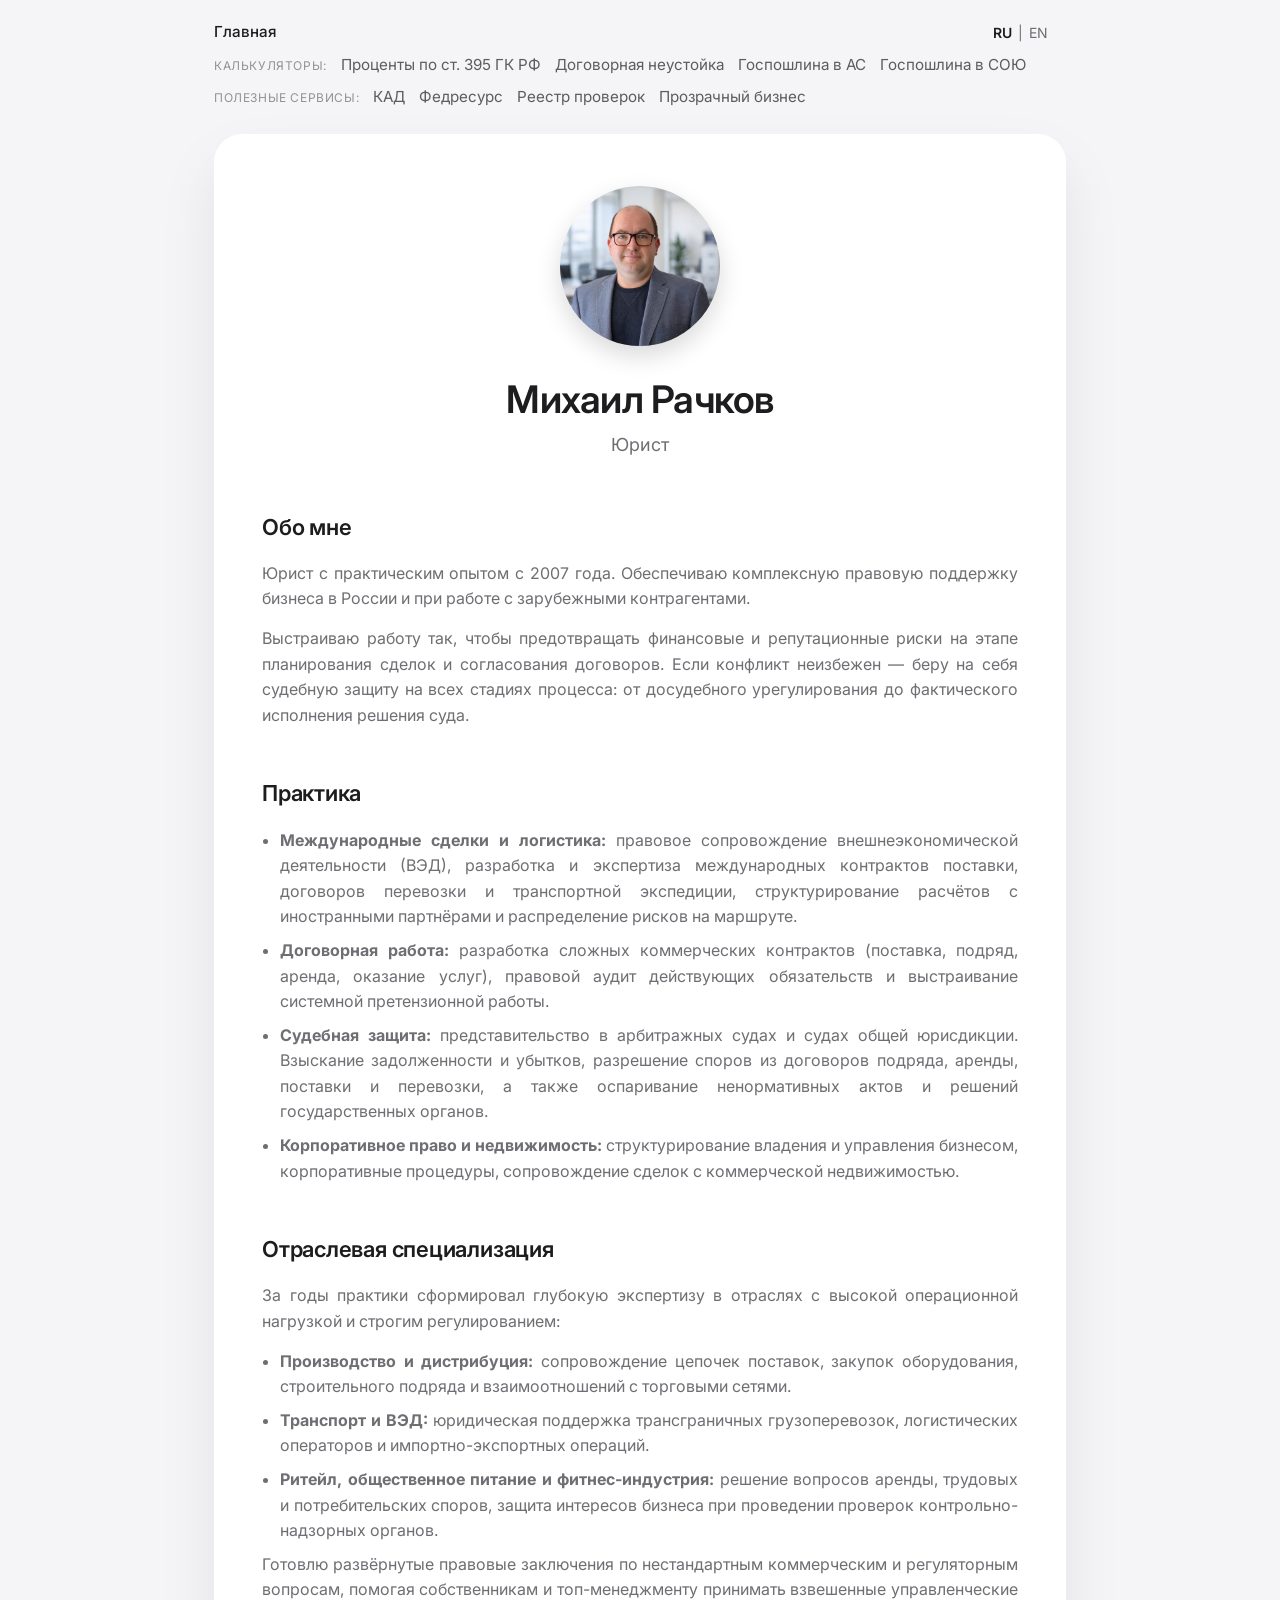
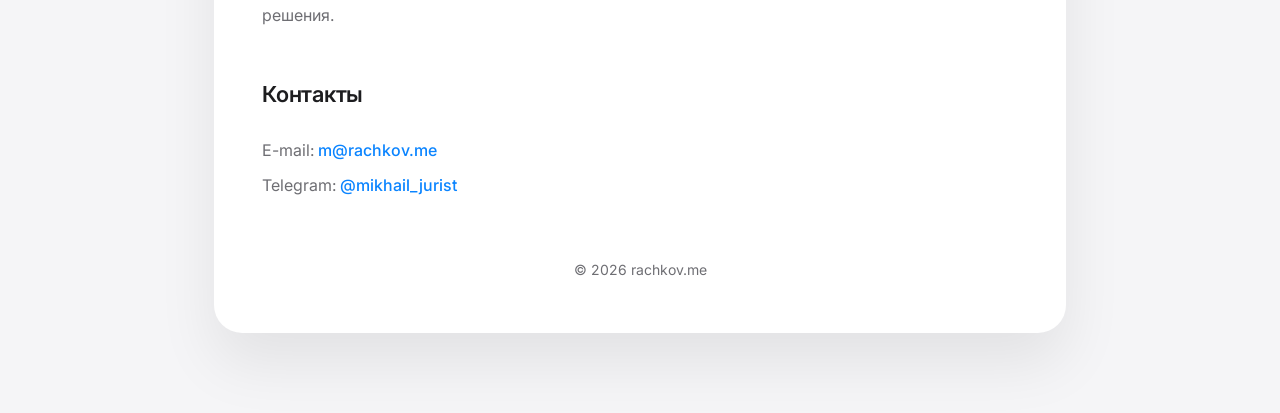
<file: index.html>
<!DOCTYPE html>
<html lang="ru">
<head>
<meta charset="UTF-8" />
<meta name="viewport" content="width=device-width, initial-scale=1.0" />
<title>Михаил Рачков — юрист</title>
<link rel="icon" type="image/png" href="favicon.png?v=2">
<link rel="apple-touch-icon" sizes="180x180" href="apple-touch-icon.png?v=2">
<meta name="apple-mobile-web-app-title" content="Рачков">
<meta property="og:type" content="website">
<meta property="og:title" content="Михаил Рачков — юрист">
<meta property="og:description" content="Правовое сопровождение бизнеса в России и за рубежом, международные сделки и логистика, судебная защита">
<meta property="og:url" content="https://rachkov.me">
<meta property="og:image" content="https://rachkov.me/preview.png">
<meta property="og:image:width" content="1200">
<meta property="og:image:height" content="630">
<meta name="twitter:card" content="summary_large_image">
<link href="https://fonts.googleapis.com/css2?family=Inter:wght@300;400;500;600&display=swap" rel="stylesheet">
<link rel="stylesheet" href="style.css">
<script type="application/ld+json">
{
  "@context": "https://schema.org",
  "@type": "Person",
  "name": "Михаил Рачков",
  "jobTitle": "Юрист",
  "url": "https://rachkov.me",
  "email": "mailto:m@rachkov.me",
  "description": "Правовое сопровождение бизнеса в России и при работе с зарубежными контрагентами, международные сделки и логистика, судебная защита",
  "knowsAbout": [
    "Международные сделки и логистика",
    "Внешнеэкономическая деятельность",
    "Договорное право",
    "Судебная защита",
    "Корпоративное право"
  ],
  "hasOccupation": {
    "@type": "Occupation",
    "name": "Юрист"
  },
  "makesOffer": {
    "@type": "Offer",
    "itemOffered": {
      "@type": "LegalService",
      "name": "Юридическое сопровождение бизнеса"
    }
  }
}
</script>
</head>
<body>
<div class="topbar">
<nav class="nav-grouped" style="width: 100%;">
  <div class="nav-row" style="width: 100%; justify-content: space-between;">
    <a href="index.html" class="active">Главная</a>
    <div class="lang" style="padding-right: 12px;"><button id="ruBtn" class="active">RU</button>|<button id="enBtn">EN</button></div>
  </div>
  <div class="nav-row">
    <span class="nav-label">Калькуляторы:</span>
    <a href="395.html">Проценты по ст. 395 ГК РФ</a>
    <a href="penalty.html">Договорная неустойка</a>
    <a href="duty.html">Госпошлина в АС</a>
    <a href="duty-sou.html">Госпошлина в СОЮ</a>
  </div>
  <div class="nav-row">
    <span class="nav-label">Полезные сервисы:</span>
    <a href="https://kad.arbitr.ru/" target="_blank" rel="noopener noreferrer">КАД</a>
    <a href="https://fedresurs.ru/" target="_blank" rel="noopener noreferrer">Федресурс</a>
    <a href="https://proverki.gov.ru/portal" target="_blank" rel="noopener noreferrer">Реестр проверок</a>
    <a href="https://pb.nalog.ru/" target="_blank" rel="noopener noreferrer">Прозрачный бизнес</a>
  </div>
</nav>
</div>

<div class="container">
<div class="card">
<header>
<img src="photo.jpg" alt="Михаил Рачков" class="avatar">

<h1 data-lang="ru">Михаил Рачков</h1>
<h1 data-lang="en">Mikhail Rachkov</h1>
<div class="subtitle" data-lang="ru">Юрист</div>
<div class="subtitle" data-lang="en">Lawyer</div>
</header>

<section>
<h2 data-lang="ru">Обо мне</h2>
<h2 data-lang="en">About</h2>
<p data-lang="ru">Юрист с практическим опытом с 2007 года. Обеспечиваю комплексную правовую поддержку бизнеса в России и при работе с зарубежными контрагентами.</p>
<p data-lang="ru">Выстраиваю работу так, чтобы предотвращать финансовые и репутационные риски на этапе планирования сделок и согласования договоров. Если конфликт неизбежен — беру на себя судебную защиту на всех стадиях процесса: от досудебного урегулирования до фактического исполнения решения суда.</p>
<p data-lang="en">Lawyer with practical experience since 2007. I provide comprehensive legal support for businesses in Russia and in cross-border operations with foreign counterparties.</p>
<p data-lang="en">I structure legal workflows to prevent financial and reputational risks at the stage of transaction planning and contract negotiation. Where a dispute is unavoidable, I handle litigation at all stages — from pre-trial settlement to actual enforcement of the court judgment.</p>
</section>

<section>
<h2 data-lang="ru">Практика</h2>
<h2 data-lang="en">Practice</h2>
<ul data-lang="ru">
<li><strong>Международные сделки и логистика:</strong> правовое сопровождение внешнеэкономической деятельности (ВЭД), разработка и экспертиза международных контрактов поставки, договоров перевозки и транспортной экспедиции, структурирование расчётов с иностранными партнёрами и распределение рисков на маршруте.</li>
<li><strong>Договорная работа:</strong> разработка сложных коммерческих контрактов (поставка, подряд, аренда, оказание услуг), правовой аудит действующих обязательств и выстраивание системной претензионной работы.</li>
<li><strong>Судебная защита:</strong> представительство в арбитражных судах и судах общей юрисдикции. Взыскание задолженности и убытков, разрешение споров из договоров подряда, аренды, поставки и перевозки, а также оспаривание ненормативных актов и решений государственных органов.</li>
<li><strong>Корпоративное право и недвижимость:</strong> структурирование владения и управления бизнесом, корпоративные процедуры, сопровождение сделок с коммерческой недвижимостью.</li>
</ul>
<ul data-lang="en">
<li><strong>International transactions and logistics:</strong> legal support for foreign trade operations, drafting and review of international supply contracts, carriage and freight forwarding agreements, structuring cross-border settlements, and allocating transit risks.</li>
<li><strong>Contract work:</strong> drafting complex commercial agreements (supply, construction, lease, services), legal audit of existing obligations, and establishing systematic pre-trial claim procedures.</li>
<li><strong>Litigation:</strong> representation in commercial (arbitrazh) courts and courts of general jurisdiction. Debt and damages recovery, resolution of disputes arising from construction, lease, supply, and carriage contracts, as well as challenging non-normative acts and decisions of public authorities.</li>
<li><strong>Corporate law and real estate:</strong> structuring business ownership and governance, corporate procedures, and legal support for commercial real estate transactions.</li>
</ul>
</section>

<section>
<h2 data-lang="ru">Отраслевая специализация</h2>
<h2 data-lang="en">Industry Focus</h2>
<p data-lang="ru">За годы практики сформировал глубокую экспертизу в отраслях с высокой операционной нагрузкой и строгим регулированием:</p>
<ul data-lang="ru">
<li><strong>Производство и дистрибуция:</strong> сопровождение цепочек поставок, закупок оборудования, строительного подряда и взаимоотношений с торговыми сетями.</li>
<li><strong>Транспорт и ВЭД:</strong> юридическая поддержка трансграничных грузоперевозок, логистических операторов и импортно-экспортных операций.</li>
<li><strong>Ритейл, общественное питание и фитнес-индустрия:</strong> решение вопросов аренды, трудовых и потребительских споров, защита интересов бизнеса при проведении проверок контрольно-надзорных органов.</li>
</ul>
<p data-lang="ru">Готовлю развёрнутые правовые заключения по нестандартным коммерческим и регуляторным вопросам, помогая собственникам и топ-менеджменту принимать взвешенные управленческие решения.</p>
<p data-lang="en">Over the years of practice, I have built deep expertise in industries with high operational intensity and strict regulatory oversight:</p>
<ul data-lang="en">
<li><strong>Manufacturing and distribution:</strong> supporting supply chains, equipment procurement, construction contracting, and relationships with retail chains.</li>
<li><strong>Transport and foreign trade:</strong> legal support for cross-border freight forwarding, logistics operators, and import-export operations.</li>
<li><strong>Retail, hospitality, and fitness industry:</strong> resolving lease, employment, and consumer disputes, and protecting business interests during regulatory inspections.</li>
</ul>
<p data-lang="en">I prepare detailed legal opinions on non-standard commercial and regulatory matters, helping business owners and executives make well-informed management decisions.</p>
</section>

<section>
<h2 data-lang="ru">Контакты</h2>
<h2 data-lang="en">Contact</h2>
<p>
  E-mail: <a class="email" href="mailto:m@rachkov.me">m@rachkov.me</a><br>
  Telegram: <a class="email" href="https://t.me/mikhail_jurist" target="_blank" rel="noopener noreferrer">@mikhail_jurist</a>
</p>
</section>
<footer>© <span id="year"></span> rachkov.me</footer>
</div></div>
<script>
const ruBtn=document.getElementById('ruBtn');
const enBtn=document.getElementById('enBtn');
function setLang(lang){document.querySelectorAll('[data-lang]').forEach(el=>{el.style.display=el.dataset.lang===lang?'block':'none'});ruBtn.classList.toggle('active',lang==='ru');enBtn.classList.toggle('active',lang==='en');document.documentElement.lang=lang}
ruBtn.onclick=()=>setLang('ru');
enBtn.onclick=()=>setLang('en');
setLang('ru');
document.getElementById('year').textContent=new Date().getFullYear();
</script>
</body>
</html>
</file>
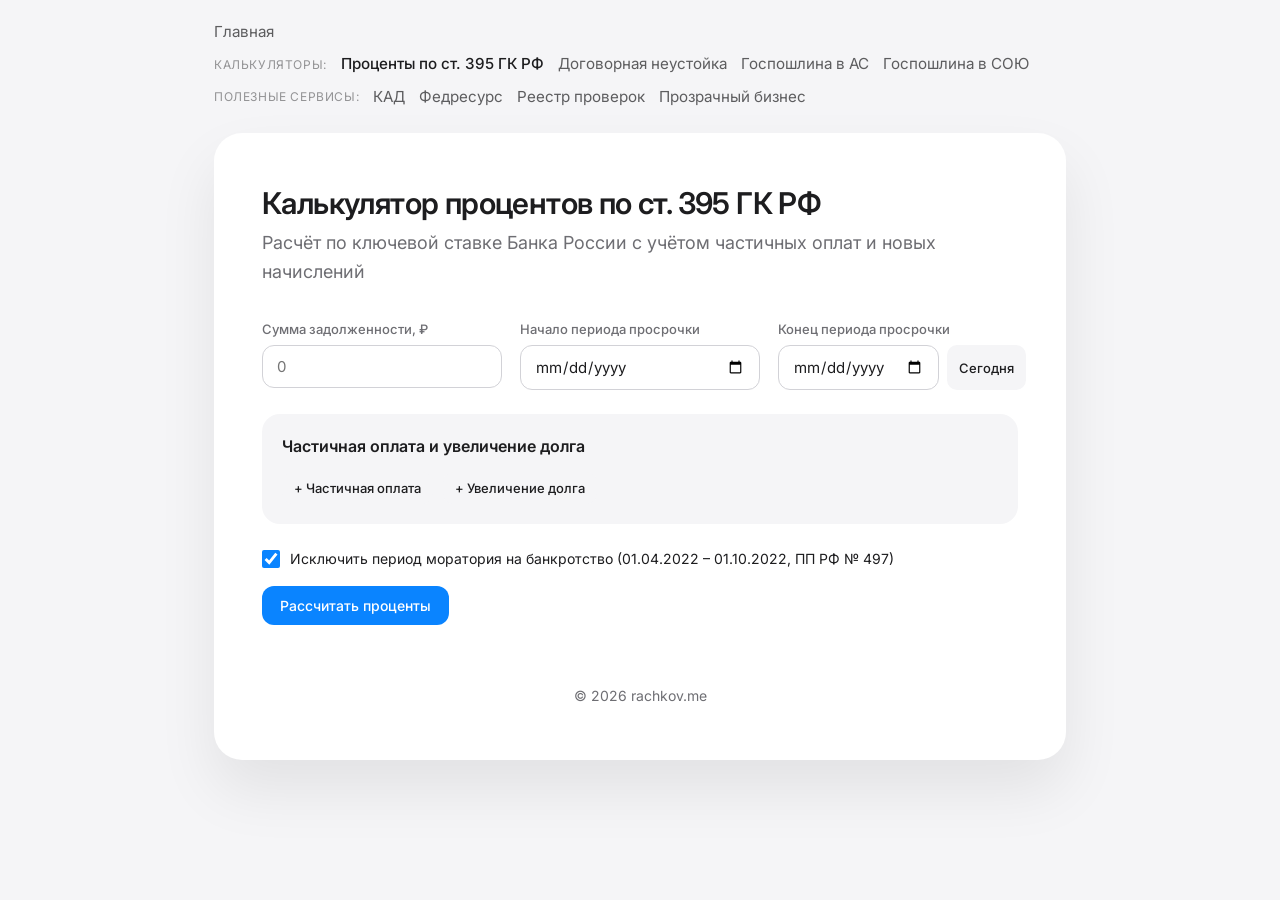
<file: 395.html>
<!DOCTYPE html>
<html lang="ru">
<head>
<meta charset="UTF-8" />
<meta name="viewport" content="width=device-width, initial-scale=1.0" />
<title>Калькулятор процентов по ст. 395 ГК РФ — Михаил Рачков</title>
<link rel="icon" type="image/png" href="favicon.png?v=2">
<link rel="apple-touch-icon" sizes="180x180" href="apple-touch-icon.png?v=2">
<meta name="apple-mobile-web-app-title" content="Рачков">
<link href="https://fonts.googleapis.com/css2?family=Inter:wght@300;400;500;600&display=swap" rel="stylesheet">
<link rel="stylesheet" href="style.css">
</head>
<body>
<div class="topbar">
  <nav class="nav-grouped">
  <div class="nav-row">
    <a href="index.html">Главная</a>
  </div>
  <div class="nav-row">
    <span class="nav-label">Калькуляторы:</span>
    <a href="395.html" class="active">Проценты по ст. 395 ГК РФ</a>
    <a href="penalty.html">Договорная неустойка</a>
    <a href="duty.html">Госпошлина в АС</a>
    <a href="duty-sou.html">Госпошлина в СОЮ</a>
  </div>
    <div class="nav-row">
    <span class="nav-label">Полезные сервисы:</span>
    <a href="https://kad.arbitr.ru/" target="_blank" rel="noopener noreferrer">КАД</a>
    <a href="https://fedresurs.ru/" target="_blank" rel="noopener noreferrer">Федресурс</a>
    <a href="https://proverki.gov.ru/portal" target="_blank" rel="noopener noreferrer">Реестр проверок</a>
    <a href="https://pb.nalog.ru/" target="_blank" rel="noopener noreferrer">Прозрачный бизнес</a>
  </div>
</nav>
</div>

<div class="container">
  <div class="card">
    <div class="calc-header">
      <h1>Калькулятор процентов по ст. 395 ГК РФ</h1>
      <div class="subtitle">Расчёт по ключевой ставке Банка России с учётом частичных оплат и новых начислений</div>
    </div>

    <div class="form-grid">
      <div class="field">
        <label for="debt">Сумма задолженности, ₽</label>
        <input type="number" id="debt" step="0.01" min="0" placeholder="0">
      </div>
      <div class="field">
        <label for="startDate">Начало периода просрочки</label>
        <input type="date" id="startDate">
      </div>
      <div class="field">
        <label for="endDate">Конец периода просрочки</label>
        <div class="input-with-btn">
          <input type="date" id="endDate">
          <button type="button" class="btn btn-secondary btn-sm" id="todayBtn">Сегодня</button>
        </div>
      </div>
    </div>

    <div class="events-box">
      <h3>Частичная оплата и увеличение долга</h3>
      <div id="eventsList"></div>
      <div class="events-actions">
        <button type="button" class="btn btn-secondary btn-sm" onclick="addEventRow('payment')">+ Частичная оплата</button>
        <button type="button" class="btn btn-secondary btn-sm" onclick="addEventRow('increase')">+ Увеличение долга</button>
      </div>
    </div>

    <label class="checkbox-row">
      <input type="checkbox" id="moratorium" checked>
      <span>Исключить период моратория на банкротство (01.04.2022 – 01.10.2022, ПП РФ № 497)</span>
    </label>

    <div style="display:flex; gap:12px; flex-wrap:wrap;">
      <button type="button" class="btn btn-primary" onclick="calculate395()">Рассчитать проценты</button>
      <button type="button" class="btn btn-secondary" id="copyBtn" onclick="copyReport()" style="display:none;">Скопировать таблицу для иска</button>
    </div>

    <div id="resultBlock" style="display:none;">
      <div class="result-card">
        <div class="result-grid">
          <div class="result-item">
            <span>Остаток основного долга</span>
            <strong id="resRemainDebt">0,00 ₽</strong>
          </div>
          <div class="result-item">
            <span>Всего дней просрочки</span>
            <strong id="resTotalDays">0</strong>
          </div>
          <div class="result-item highlight">
            <span>Сумма процентов (ст. 395 ГК РФ)</span>
            <strong id="resTotalInterest">0,00 ₽</strong>
          </div>
        </div>
        <div style="font-size:14px; color:var(--sub);">
          Общая сумма взыскания (долг + проценты): <strong id="resGrandTotal" style="color:var(--text);">0,00 ₽</strong>
        </div>
      </div>

      <div class="table-wrap">
        <table>
          <thead>
            <tr>
              <th>Задолженность, ₽</th>
              <th>Период просрочки</th>
              <th class="num">Дней</th>
              <th class="num">Ставка, %</th>
              <th>Формула</th>
              <th class="num">Проценты, ₽</th>
            </tr>
          </thead>
          <tbody id="breakdownBody"></tbody>
        </table>
      </div>
    </div>

    <footer>© <span id="year"></span> rachkov.me</footer>
  </div>
</div>

<script src="rates.js"></script>
<script>
document.getElementById("year").textContent = new Date().getFullYear();
document.getElementById("todayBtn").onclick = () => {
  document.getElementById("endDate").value = todayISO();
  if (document.getElementById("startDate").value && document.getElementById("debt").value) {
    calculate395();
  }
};

let lastReportText = "";
let lastReportHtml = "";

function addEventRow(type) {
  const container = document.getElementById("eventsList");
  const row = document.createElement("div");
  row.className = "event-row";
  row.innerHTML = `
    <select class="ev-type">
      <option value="payment" ${type === "payment" ? "selected" : ""}>Частичная оплата</option>
      <option value="increase" ${type === "increase" ? "selected" : ""}>Увеличение долга</option>
    </select>
    <input type="date" class="ev-date">
    <input type="number" class="ev-amount" step="0.01" min="0" placeholder="0">
    <button type="button" class="btn-icon-del" title="Удалить" onclick="this.parentElement.remove()">×</button>
  `;
  container.appendChild(row);
}

function calculate395() {
  const initialDebt = parseFloat(document.getElementById("debt").value) || 0;
  const startStr = document.getElementById("startDate").value;
  const endStr = document.getElementById("endDate").value;
  const useMoratorium = document.getElementById("moratorium").checked;

  if (!initialDebt || initialDebt <= 0) {
    alert("Укажите сумму задолженности.");
    return;
  }

  if (!startStr || !endStr) {
    alert("Укажите даты начала и окончания периода просрочки.");
    return;
  }

  if (startStr > endStr) {
    alert("Проверьте даты: дата начала просрочки не может быть позже даты окончания.");
    return;
  }

  const events = [];
  document.querySelectorAll(".event-row").forEach(row => {
    const type = row.querySelector(".ev-type").value;
    const date = row.querySelector(".ev-date").value;
    const amount = parseFloat(row.querySelector(".ev-amount").value) || 0;
    if (date && amount > 0) {
      events.push({ type, date, amount });
    }
  });

  const boundaries = new Set([startStr, addDays(endStr, 1)]);

  for (const r of CBR_KEY_RATES) {
    if (r.date > startStr && r.date <= endStr) {
      boundaries.add(r.date);
    }
  }

  const startYear = Number(startStr.slice(0, 4));
  const endYear = Number(endStr.slice(0, 4));
  for (let y = startYear + 1; y <= endYear; y++) {
    boundaries.add(`${y}-01-01`);
  }

  if (useMoratorium) {
    if ("2022-04-01" > startStr && "2022-04-01" <= endStr) boundaries.add("2022-04-01");
    if ("2022-10-02" > startStr && "2022-10-02" <= endStr) boundaries.add("2022-10-02");
  }

  for (const ev of events) {
    const effDate = ev.type === "payment" ? addDays(ev.date, 1) : ev.date;
    if (effDate > startStr && effDate <= endStr) {
      boundaries.add(effDate);
    }
  }

  const sortedPoints = Array.from(boundaries).sort();
  const tbody = document.getElementById("breakdownBody");
  tbody.innerHTML = "";

  let totalInterest = 0;
  let totalDays = 0;
  let reportLines = [];
  let htmlRows = [];

  for (let i = 0; i < sortedPoints.length - 1; i++) {
    const segStart = sortedPoints[i];
    const segEnd = addDays(sortedPoints[i + 1], -1);
    if (segStart > segEnd) continue;

    let currentDebt = initialDebt;
    for (const ev of events) {
      const effDate = ev.type === "payment" ? addDays(ev.date, 1) : ev.date;
      if (effDate <= segStart) {
        if (ev.type === "payment") currentDebt = Math.max(0, currentDebt - ev.amount);
        if (ev.type === "increase") currentDebt += ev.amount;
      }
    }

    const days = diffDaysInclusive(segStart, segEnd);
    const year = Number(segStart.slice(0, 4));
    const diy = daysInYear(year);
    const isMoratoriumSeg = useMoratorium && segStart >= "2022-04-01" && segEnd <= "2022-10-01";
    const rate = isMoratoriumSeg ? 0 : getKeyRateOnDate(segStart);
    const interest = isMoratoriumSeg ? 0 : (currentDebt * days * rate) / (diy * 100);

    totalInterest += interest;
    totalDays += days;

    const rateStr = isMoratoriumSeg ? "0,00" : rate.toFixed(2).replace(".", ",");
    const formulaStr = isMoratoriumSeg
      ? "Мораторий (0%)"
      : `${formatMoney(currentDebt)} × ${days} / ${diy} × ${rateStr}%`;

    const tr = document.createElement("tr");
    tr.innerHTML = `
      <td class="num">${formatMoney(currentDebt)}</td>
      <td>${formatRU(segStart)} – ${formatRU(segEnd)}</td>
      <td class="num">${days}</td>
      <td class="num">${rateStr}</td>
      <td>${formulaStr}</td>
      <td class="num"><strong>${formatMoney(interest)}</strong></td>
    `;
    tbody.appendChild(tr);

    reportLines.push(
      `${formatMoney(currentDebt)}\t${formatRU(segStart)} – ${formatRU(segEnd)}\t${days}\t${rateStr}%\t${formulaStr}\t${formatMoney(interest)}`
    );

    htmlRows.push(`
      <tr>
        <td style="border:1px solid #000; padding:4px 5px; text-align:right; word-wrap:break-word;">${formatMoney(currentDebt)}</td>
        <td style="border:1px solid #000; padding:4px 5px; text-align:center; white-space:nowrap;">${formatRU(segStart)} – ${formatRU(segEnd)}</td>
        <td style="border:1px solid #000; padding:4px 5px; text-align:right;">${days}</td>
        <td style="border:1px solid #000; padding:4px 5px; text-align:right;">${rateStr}%</td>
        <td style="border:1px solid #000; padding:4px 5px; word-wrap:break-word;">${formulaStr}</td>
        <td style="border:1px solid #000; padding:4px 5px; text-align:right; word-wrap:break-word;"><strong>${formatMoney(interest)}</strong></td>
      </tr>
    `);
  }

  let finalDebt = initialDebt;
  for (const ev of events) {
    if (ev.date <= endStr) {
      if (ev.type === "payment") finalDebt = Math.max(0, finalDebt - ev.amount);
      if (ev.type === "increase") finalDebt += ev.amount;
    }
  }

  document.getElementById("resRemainDebt").textContent = `${formatMoney(finalDebt)} ₽`;
  document.getElementById("resTotalDays").textContent = `${totalDays} дн.`;
  document.getElementById("resTotalInterest").textContent = `${formatMoney(totalInterest)} ₽`;
  document.getElementById("resGrandTotal").textContent = `${formatMoney(finalDebt + totalInterest)} ₽`;

  document.getElementById("resultBlock").style.display = "block";
  document.getElementById("copyBtn").style.display = "inline-flex";

  lastReportText = [
    `РАСЧЁТ ПРОЦЕНТОВ ЗА ПОЛЬЗОВАНИЕ ЧУЖИМИ ДЕНЕЖНЫМИ СРЕДСТВАМИ (СТ. 395 ГК РФ)`,
    `Период просрочки: с ${formatRU(startStr)} по ${formatRU(endStr)} (${totalDays} дн.)`,
    ``,
    `Задолженность, ₽\tПериод просрочки\tДней\tСтавка\tФормула\tПроценты, ₽`,
    ...reportLines,
    ``,
    `Итого сумма процентов по ст. 395 ГК РФ: ${formatMoney(totalInterest)} руб.`,
    `Остаток основного долга: ${formatMoney(finalDebt)} руб.`,
    `Общая сумма задолженности: ${formatMoney(finalDebt + totalInterest)} руб.`
  ].join("\n");

  lastReportHtml = `
    <div style="font-family: 'Times New Roman', serif; font-size: 11pt; color: #000; width: 16.5cm;">
      <p style="font-weight: bold; margin-bottom: 4px;">РАСЧЁТ ПРОЦЕНТОВ ЗА ПОЛЬЗОВАНИЕ ЧУЖИМИ ДЕНЕЖНЫМИ СРЕДСТВАМИ (СТ. 395 ГК РФ)</p>
      <p style="margin-top: 0; margin-bottom: 8px;">Период просрочки: с ${formatRU(startStr)} по ${formatRU(endStr)} (${totalDays} дн.)</p>
      <table style="border-collapse: collapse; width: 16.5cm; table-layout: fixed; font-size: 9.5pt;">
        <colgroup>
          <col style="width: 16%;">
          <col style="width: 23%;">
          <col style="width: 8%;">
          <col style="width: 10%;">
          <col style="width: 27%;">
          <col style="width: 16%;">
        </colgroup>
        <thead>
          <tr style="background-color: #f2f2f2;">
            <th style="border:1px solid #000; padding:4px 5px;">Задолженность, ₽</th>
            <th style="border:1px solid #000; padding:4px 5px;">Период просрочки</th>
            <th style="border:1px solid #000; padding:4px 5px;">Дней</th>
            <th style="border:1px solid #000; padding:4px 5px;">Ставка</th>
            <th style="border:1px solid #000; padding:4px 5px;">Формула</th>
            <th style="border:1px solid #000; padding:4px 5px;">Проценты, ₽</th>
          </tr>
        </thead>
        <tbody>
          ${htmlRows.join("")}
          <tr>
            <td colspan="2" style="border:1px solid #000; padding:4px 5px; font-weight:bold;">Итого:</td>
            <td style="border:1px solid #000; padding:4px 5px; text-align:right; font-weight:bold;">${totalDays}</td>
            <td colspan="2" style="border:1px solid #000; padding:4px 5px;"></td>
            <td style="border:1px solid #000; padding:4px 5px; text-align:right; font-weight:bold;">${formatMoney(totalInterest)}</td>
          </tr>
        </tbody>
      </table>
      <p style="margin-top: 8px; font-size: 11pt;">
        <strong>Итого сумма процентов по ст. 395 ГК РФ:</strong> ${formatMoney(totalInterest)} руб.<br>
        <strong>Остаток основного долга:</strong> ${formatMoney(finalDebt)} руб.<br>
        <strong>Общая сумма задолженности:</strong> ${formatMoney(finalDebt + totalInterest)} руб.
      </p>
    </div>
  `;
}

async function copyReport() {
  const btn = document.getElementById("copyBtn");
  const orig = btn.textContent;

  try {
    if (window.ClipboardItem) {
      const htmlBlob = new Blob([lastReportHtml], { type: "text/html" });
      const textBlob = new Blob([lastReportText], { type: "text/plain" });
      await navigator.clipboard.write([
        new ClipboardItem({
          "text/html": htmlBlob,
          "text/plain": textBlob
        })
      ]);
    } else {
      await navigator.clipboard.writeText(lastReportText);
    }
    btn.textContent = "Таблица скопирована!";
    setTimeout(() => (btn.textContent = orig), 2000);
  } catch (e) {
    await navigator.clipboard.writeText(lastReportText);
    btn.textContent = "Скопировано!";
    setTimeout(() => (btn.textContent = orig), 2000);
  }
}
</script>
</body>
</html>
</file>
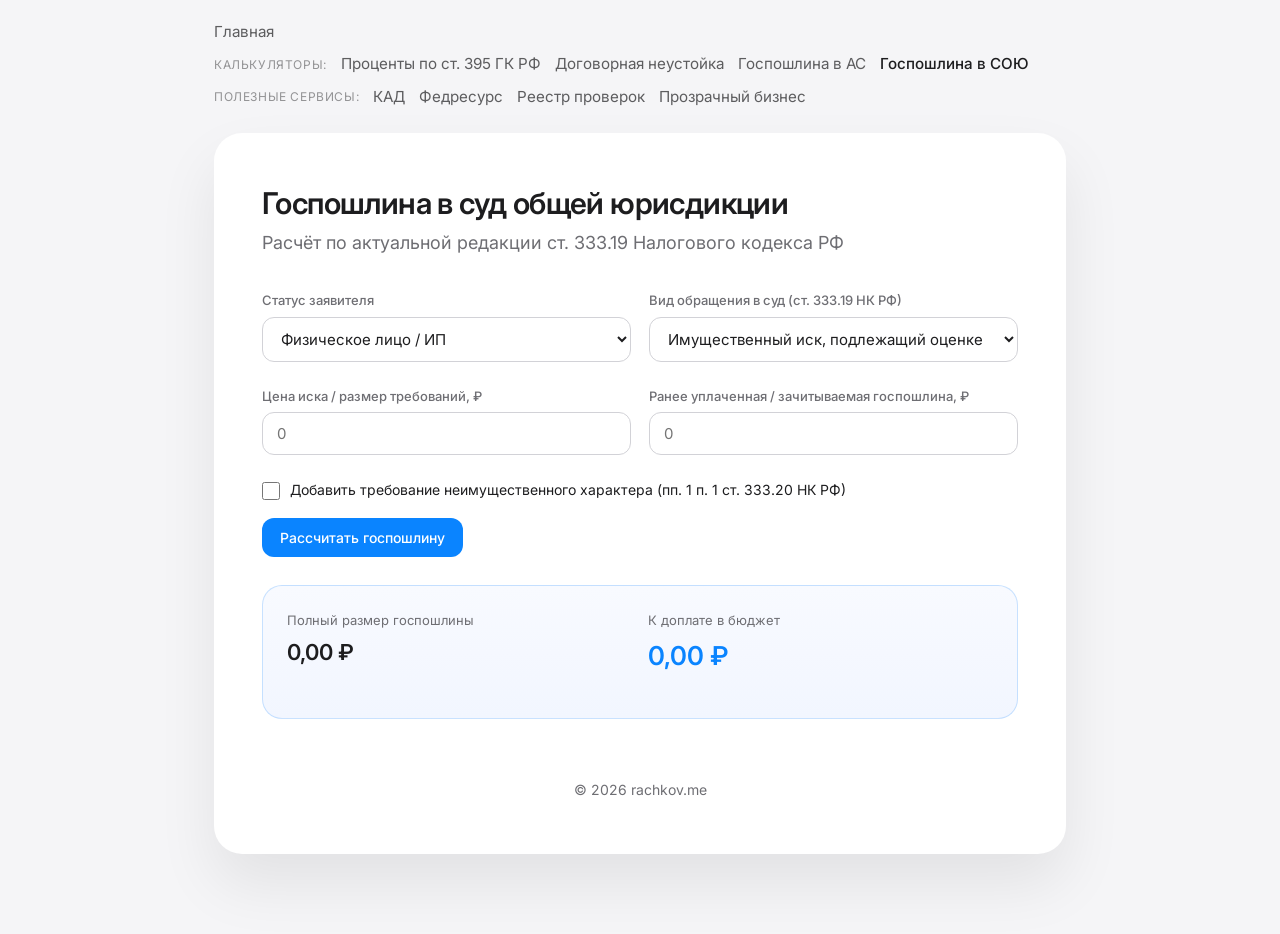
<file: duty-sou.html>
<!DOCTYPE html>
<html lang="ru">
<head>
<meta charset="UTF-8" />
<meta name="viewport" content="width=device-width, initial-scale=1.0" />
<title>Калькулятор госпошлины в суд общей юрисдикции (СОЮ) — Михаил Рачков</title>
<link rel="icon" type="image/png" href="favicon.png?v=2">
<link rel="apple-touch-icon" sizes="180x180" href="apple-touch-icon.png?v=2">
<meta name="apple-mobile-web-app-title" content="Рачков">
<meta name="description" content="Онлайн-калькулятор государственной пошлины в суды общей юрисдикции (мировые судьи, районные суды) по ст. 333.19 НК РФ с выгрузкой таблицы расчёта для иска.">
<link rel="canonical" href="https://rachkov.me/duty-sou.html">
<link href="https://fonts.googleapis.com/css2?family=Inter:wght@300;400;500;600&display=swap" rel="stylesheet">
<link rel="stylesheet" href="style.css">
</head>
<body>
<div class="topbar">
  <nav class="nav-grouped">
    <div class="nav-row">
      <a href="index.html">Главная</a>
    </div>
    <div class="nav-row">
      <span class="nav-label">Калькуляторы:</span>
      <a href="395.html">Проценты по ст. 395 ГК РФ</a>
      <a href="penalty.html">Договорная неустойка</a>
      <a href="duty.html">Госпошлина в АС</a>
      <a href="duty-sou.html" class="active">Госпошлина в СОЮ</a>
    </div>
    <div class="nav-row">
    <span class="nav-label">Полезные сервисы:</span>
    <a href="https://kad.arbitr.ru/" target="_blank" rel="noopener noreferrer">КАД</a>
    <a href="https://fedresurs.ru/" target="_blank" rel="noopener noreferrer">Федресурс</a>
    <a href="https://proverki.gov.ru/portal" target="_blank" rel="noopener noreferrer">Реестр проверок</a>
    <a href="https://pb.nalog.ru/" target="_blank" rel="noopener noreferrer">Прозрачный бизнес</a>
  </div>
  </nav>
</div>

<div class="container">
  <div class="card">
    <div class="calc-header">
      <h1>Госпошлина в суд общей юрисдикции</h1>
      <div class="subtitle">Расчёт по актуальной редакции ст. 333.19 Налогового кодекса РФ</div>
    </div>

    <div class="form-grid">
      <div class="field">
        <label for="payerType">Статус заявителя</label>
        <select id="payerType" onchange="calculateDutySou()">
          <option value="ind" selected>Физическое лицо / ИП</option>
          <option value="org">Организация (юридическое лицо)</option>
        </select>
      </div>

      <div class="field">
        <label for="claimType">Вид обращения в суд (ст. 333.19 НК РФ)</label>
        <select id="claimType" onchange="toggleClaimFields(); calculateDutySou();">
          <option value="property" selected>Имущественный иск, подлежащий оценке</option>
          <option value="order">Заявление о выдаче судебного приказа</option>
          <option value="non_prop">Иск неимущественного характера / не подлежащий оценке</option>
          <option value="divorce">Заявление о расторжении брака</option>
          <option value="non_norm">Оспаривание ненормативных актов, решений/действий госорганов</option>
          <option value="norm">Оспаривание нормативных правовых актов</option>
          <option value="special">Заявление по делам особого производства</option>
          <option value="interim">Заявление об обеспечении иска / замене / отмене</option>
          <option value="appeal">Апелляционная / частная жалоба</option>
          <option value="cassation">Кассационная жалоба</option>
          <option value="supreme">Надзорная жалоба / кассация в Верховный Суд РФ</option>
        </select>
      </div>
    </div>

    <div class="form-grid">
      <div class="field" id="priceField">
        <label for="claimPrice">Цена иска / размер требований, ₽</label>
        <input type="number" id="claimPrice" step="0.01" min="0" placeholder="0" oninput="calculateDutySou()">
      </div>

      <div class="field">
        <label for="paidBefore">Ранее уплаченная / зачитываемая госпошлина, ₽</label>
        <input type="number" id="paidBefore" step="0.01" min="0" placeholder="0" oninput="calculateDutySou()">
      </div>
    </div>

    <label class="checkbox-row" id="addNonPropWrap">
      <input type="checkbox" id="addNonProp" onchange="calculateDutySou()">
      <span>Добавить требование неимущественного характера (пп. 1 п. 1 ст. 333.20 НК РФ)</span>
    </label>

    <div style="display:flex; gap:12px; flex-wrap:wrap; margin-top: 8px;">
      <button type="button" class="btn btn-primary" onclick="calculateDutySou()">Рассчитать госпошлину</button>
      <button type="button" class="btn btn-secondary" id="copyBtn" onclick="copyReport()" style="display:none;">Скопировать таблицу для иска</button>
    </div>

    <div class="result-card">
      <div class="result-grid">
        <div class="result-item">
          <span>Полный размер госпошлины</span>
          <strong id="resBaseDuty">0,00 ₽</strong>
        </div>
        <div class="result-item highlight">
          <span>К доплате в бюджет</span>
          <strong id="resPayableDuty">0,00 ₽</strong>
        </div>
      </div>
      <div class="note-box" id="resExplanation" style="display:none;"></div>
    </div>

    <footer>© <span id="year"></span> rachkov.me</footer>
  </div>
</div>

<script src="rates.js"></script>
<script>
document.getElementById("year").textContent = new Date().getFullYear();
let lastReportText = "";
let lastReportHtml = "";

function toggleClaimFields() {
  const type = document.getElementById("claimType").value;
  const needsPrice = (type === "property" || type === "order");
  document.getElementById("priceField").style.display = needsPrice ? "flex" : "none";
  document.getElementById("addNonPropWrap").style.display = (type === "property") ? "flex" : "none";
}

function calcSouPropertyScale(price) {
  if (price <= 0) return { duty: 0, text: "" };
  if (price <= 100000) {
    return {
      duty: 4000,
      text: "При цене иска до 100 000 руб. — фиксированная пошлина 4 000 руб."
    };
  }
  if (price <= 300000) {
    const over = price - 100000;
    const duty = Math.round(4000 + over * 0.03);
    return {
      duty,
      text: `4 000 руб. + 3% от суммы свыше 100 000 руб. (${formatMoney(over)} × 3% = ${formatMoney(over * 0.03)} руб.)`
    };
  }
  if (price <= 500000) {
    const over = price - 300000;
    const duty = Math.round(10000 + over * 0.025);
    return {
      duty,
      text: `10 000 руб. + 2,5% от суммы свыше 300 000 руб. (${formatMoney(over)} × 2,5% = ${formatMoney(over * 0.025)} руб.)`
    };
  }
  if (price <= 1000000) {
    const over = price - 500000;
    const duty = Math.round(15000 + over * 0.02);
    return {
      duty,
      text: `15 000 руб. + 2% от суммы свыше 500 000 руб. (${formatMoney(over)} × 2% = ${formatMoney(over * 0.02)} руб.)`
    };
  }
  if (price <= 3000000) {
    const over = price - 1000000;
    const duty = Math.round(25000 + over * 0.01);
    return {
      duty,
      text: `25 000 руб. + 1% от суммы свыше 1 000 000 руб. (${formatMoney(over)} × 1% = ${formatMoney(over * 0.01)} руб.)`
    };
  }
  if (price <= 8000000) {
    const over = price - 3000000;
    const duty = Math.round(45000 + over * 0.007);
    return {
      duty,
      text: `45 000 руб. + 0,7% от суммы свыше 3 000 000 руб. (${formatMoney(over)} × 0,7% = ${formatMoney(over * 0.007)} руб.)`
    };
  }
  if (price <= 24000000) {
    const over = price - 8000000;
    const duty = Math.round(80000 + over * 0.0035);
    return {
      duty,
      text: `80 000 руб. + 0,35% от суммы свыше 8 000 000 руб. (${formatMoney(over)} × 0,35% = ${formatMoney(over * 0.0035)} руб.)`
    };
  }
  if (price <= 50000000) {
    const over = price - 24000000;
    const duty = Math.round(136000 + over * 0.003);
    return {
      duty,
      text: `136 000 руб. + 0,3% от суммы свыше 24 000 000 руб. (${formatMoney(over)} × 0,3% = ${formatMoney(over * 0.003)} руб.)`
    };
  }
  if (price <= 100000000) {
    const over = price - 50000000;
    const duty = Math.round(214000 + over * 0.002);
    return {
      duty,
      text: `214 000 руб. + 0,2% от суммы свыше 50 000 000 руб. (${formatMoney(over)} × 0,2% = ${formatMoney(over * 0.002)} руб.)`
    };
  }
  const over = price - 100000000;
  const raw = Math.round(314000 + over * 0.0015);
  const duty = Math.min(900000, raw);
  return {
    duty,
    text: raw > 900000
      ? "314 000 руб. + 0,15% от суммы свыше 100 000 000 руб., но не более предельного размера 900 000 руб."
      : `314 000 руб. + 0,15% от суммы свыше 100 000 000 руб. (${formatMoney(over)} × 0,15% = ${formatMoney(over * 0.0015)} руб.)`
  };
}

function calculateDutySou() {
  const payerSelect = document.getElementById("payerType");
  const claimSelect = document.getElementById("claimType");
  const payer = payerSelect.value;
  const payerLabel = payerSelect.options[payerSelect.selectedIndex].text;
  const type = claimSelect.value;
  const claimLabel = claimSelect.options[claimSelect.selectedIndex].text;
  const price = parseFloat(document.getElementById("claimPrice").value) || 0;
  const paidBefore = parseFloat(document.getElementById("paidBefore").value) || 0;
  const addNonProp = document.getElementById("addNonProp").checked;
  const needsPrice = (type === "property" || type === "order");

  const expBox = document.getElementById("resExplanation");
  const copyBtn = document.getElementById("copyBtn");

  if (needsPrice && price <= 0 && !addNonProp) {
    document.getElementById("resBaseDuty").textContent = "0,00 ₽";
    document.getElementById("resPayableDuty").textContent = "0,00 ₽";
    expBox.style.display = "none";
    expBox.innerHTML = "";
    copyBtn.style.display = "none";
    return;
  }

  let duty = 0;
  let explanation = [];
  let normRef = "";

  if (type === "property") {
    normRef = "пп. 1 п. 1 ст. 333.19 НК РФ";
    if (price > 0) {
      const res = calcSouPropertyScale(price);
      duty = res.duty;
      explanation.push(`Имущественное требование (цена иска ${formatMoney(price)} руб., ${normRef}): ${res.text}`);
    }

    if (addNonProp) {
      const nonPropFee = payer === "org" ? 20000 : 3000;
      duty += nonPropFee;
      explanation.push(`Дополнительное неимущественное требование (пп. 3 п. 1 ст. 333.19, пп. 1 п. 1 ст. 333.20 НК РФ): +${formatMoney(nonPropFee)} руб.`);
    }
  } else if (type === "order") {
    normRef = "пп. 2 п. 1 ст. 333.19 НК РФ";
    const res = calcSouPropertyScale(price);
    duty = Math.round(res.duty * 0.5);
    explanation.push(`Заявление о выдаче судебного приказа (${normRef}): 50% от пошлины по имущественному иску (${formatMoney(res.duty)} × 50% = ${formatMoney(duty)} руб.).`);
  } else if (type === "non_prop") {
    normRef = "пп. 3 п. 1 ст. 333.19 НК РФ";
    duty = payer === "org" ? 20000 : 3000;
    explanation.push(`Исковое заявление неимущественного характера или не подлежащее оценке (${normRef}): ${formatMoney(duty)} руб.`);
  } else if (type === "divorce") {
    normRef = "пп. 5 п. 1 ст. 333.19 НК РФ";
    duty = 5000;
    explanation.push(`Заявление о расторжении брака (${normRef}): 5 000,00 руб.`);
  } else if (type === "non_norm") {
    normRef = "пп. 7 п. 1 ст. 333.19 НК РФ";
    duty = payer === "org" ? 15000 : 3000;
    explanation.push(`Оспаривание ненормативных правовых актов, решений и действий (бездействия) госорганов (${normRef}): ${formatMoney(duty)} руб.`);
  } else if (type === "norm") {
    normRef = "пп. 6 п. 1 ст. 333.19 НК РФ";
    duty = payer === "org" ? 20000 : 4000;
    explanation.push(`Оспаривание нормативных правовых актов (${normRef}): ${formatMoney(duty)} руб.`);
  } else if (type === "special") {
    normRef = "пп. 8 п. 1 ст. 333.19 НК РФ";
    duty = 3000;
    explanation.push(`Заявление по делам особого производства (${normRef}): 3 000,00 руб.`);
  } else if (type === "interim") {
    normRef = "пп. 15 п. 1 ст. 333.19 НК РФ";
    duty = 10000;
    explanation.push(`Заявление об обеспечении иска, замене или отмене обеспечительных мер (${normRef}): 10 000,00 руб.`);
  } else if (type === "appeal") {
    normRef = "пп. 19 п. 1 ст. 333.19 НК РФ";
    duty = payer === "org" ? 15000 : 3000;
    explanation.push(`Апелляционная или частная жалоба (${normRef}): ${formatMoney(duty)} руб.`);
  } else if (type === "cassation") {
    normRef = "пп. 20 п. 1 ст. 333.19 НК РФ";
    duty = payer === "org" ? 20000 : 5000;
    explanation.push(`Кассационная жалоба (${normRef}): ${formatMoney(duty)} руб.`);
  } else if (type === "supreme") {
    normRef = "пп. 21 п. 1 ст. 333.19 НК РФ";
    duty = payer === "org" ? 25000 : 7000;
    explanation.push(`Надзорная жалоба или кассационная жалоба в Верховный Суд РФ (${normRef}): ${formatMoney(duty)} руб.`);
  }

  const payable = Math.max(0, duty - paidBefore);
  if (paidBefore > 0) {
    explanation.push(`С учётом зачёта ранее уплаченной госпошлины (${formatMoney(paidBefore)} руб.) к доплате подлежит ${formatMoney(payable)} руб.`);
  }

  document.getElementById("resBaseDuty").textContent = `${formatMoney(duty)} ₽`;
  document.getElementById("resPayableDuty").textContent = `${formatMoney(payable)} ₽`;
  expBox.innerHTML = explanation.join("<br>");
  expBox.style.display = "block";
  copyBtn.style.display = "inline-flex";

  lastReportText = [
    `РАСЧЁТ ГОСУДАРСТВЕННОЙ ПОШЛИНЫ В СУД ОБЩЕЙ ЮРИСДИКЦИИ (СТ. 333.19 НК РФ)`,
    `Статус заявителя: ${payerLabel}`,
    `Вид обращения: ${claimLabel} (${normRef})`,
    needsPrice ? `Цена иска / размер требований: ${formatMoney(price)} руб.` : "",
    ``,
    ...explanation,
    ``,
    `Итого размер госпошлины: ${formatMoney(duty)} руб.`,
    paidBefore > 0 ? `Ранее уплачено / зачитывается: ${formatMoney(paidBefore)} руб.` : "",
    `К доплате в бюджет: ${formatMoney(payable)} руб.`
  ].filter(Boolean).join("\n");

  const tableRows = [
    `<tr>
      <td style="border:1px solid #000; padding:4px 6px; font-weight:bold;">Статус заявителя</td>
      <td style="border:1px solid #000; padding:4px 6px;">${payerLabel}</td>
    </tr>`,
    `<tr>
      <td style="border:1px solid #000; padding:4px 6px; font-weight:bold;">Вид обращения</td>
      <td style="border:1px solid #000; padding:4px 6px;">${claimLabel} (${normRef})</td>
    </tr>`,
    needsPrice ? `<tr>
      <td style="border:1px solid #000; padding:4px 6px; font-weight:bold;">Цена иска / размер требований</td>
      <td style="border:1px solid #000; padding:4px 6px;">${formatMoney(price)} руб.</td>
    </tr>` : "",
    `<tr>
      <td style="border:1px solid #000; padding:4px 6px; font-weight:bold;">Расчёт и обоснование</td>
      <td style="border:1px solid #000; padding:4px 6px;">${explanation.join("<br>")}</td>
    </tr>`,
    `<tr>
      <td style="border:1px solid #000; padding:4px 6px; font-weight:bold;">Полный размер госпошлины</td>
      <td style="border:1px solid #000; padding:4px 6px;"><strong>${formatMoney(duty)} руб.</strong></td>
    </tr>`,
    paidBefore > 0 ? `<tr>
      <td style="border:1px solid #000; padding:4px 6px; font-weight:bold;">Ранее уплачено / зачитывается</td>
      <td style="border:1px solid #000; padding:4px 6px;">${formatMoney(paidBefore)} руб.</td>
    </tr>` : "",
    `<tr style="background-color: #f2f2f2;">
      <td style="border:1px solid #000; padding:4px 6px; font-weight:bold;">К доплате в бюджет</td>
      <td style="border:1px solid #000; padding:4px 6px;"><strong>${formatMoney(payable)} руб.</strong></td>
    </tr>`
  ].filter(Boolean).join("");

  lastReportHtml = `
    <div style="font-family: 'Times New Roman', serif; font-size: 11pt; color: #000; width: 16.5cm;">
      <p style="font-weight: bold; margin-bottom: 8px;">РАСЧЁТ ГОСУДАРСТВЕННОЙ ПОШЛИНЫ В СУД ОБЩЕЙ ЮРИСДИКЦИИ (СТ. 333.19 НК РФ)</p>
      <table style="border-collapse: collapse; width: 16.5cm; table-layout: fixed; font-size: 10pt;">
        <colgroup>
          <col style="width: 34%;">
          <col style="width: 66%;">
        </colgroup>
        <tbody>
          ${tableRows}
        </tbody>
      </table>
    </div>
  `;
}

async function copyReport() {
  const btn = document.getElementById("copyBtn");
  const orig = btn.textContent;

  try {
    if (window.ClipboardItem) {
      const htmlBlob = new Blob([lastReportHtml], { type: "text/html" });
      const textBlob = new Blob([lastReportText], { type: "text/plain" });
      await navigator.clipboard.write([
        new ClipboardItem({
          "text/html": htmlBlob,
          "text/plain": textBlob
        })
      ]);
    } else {
      await navigator.clipboard.writeText(lastReportText);
    }
    btn.textContent = "Таблица скопирована!";
    setTimeout(() => (btn.textContent = orig), 2000);
  } catch (e) {
    await navigator.clipboard.writeText(lastReportText);
    btn.textContent = "Скопировано!";
    setTimeout(() => (btn.textContent = orig), 2000);
  }
}

toggleClaimFields();
calculateDutySou();
</script>
</body>
</html>
</file>
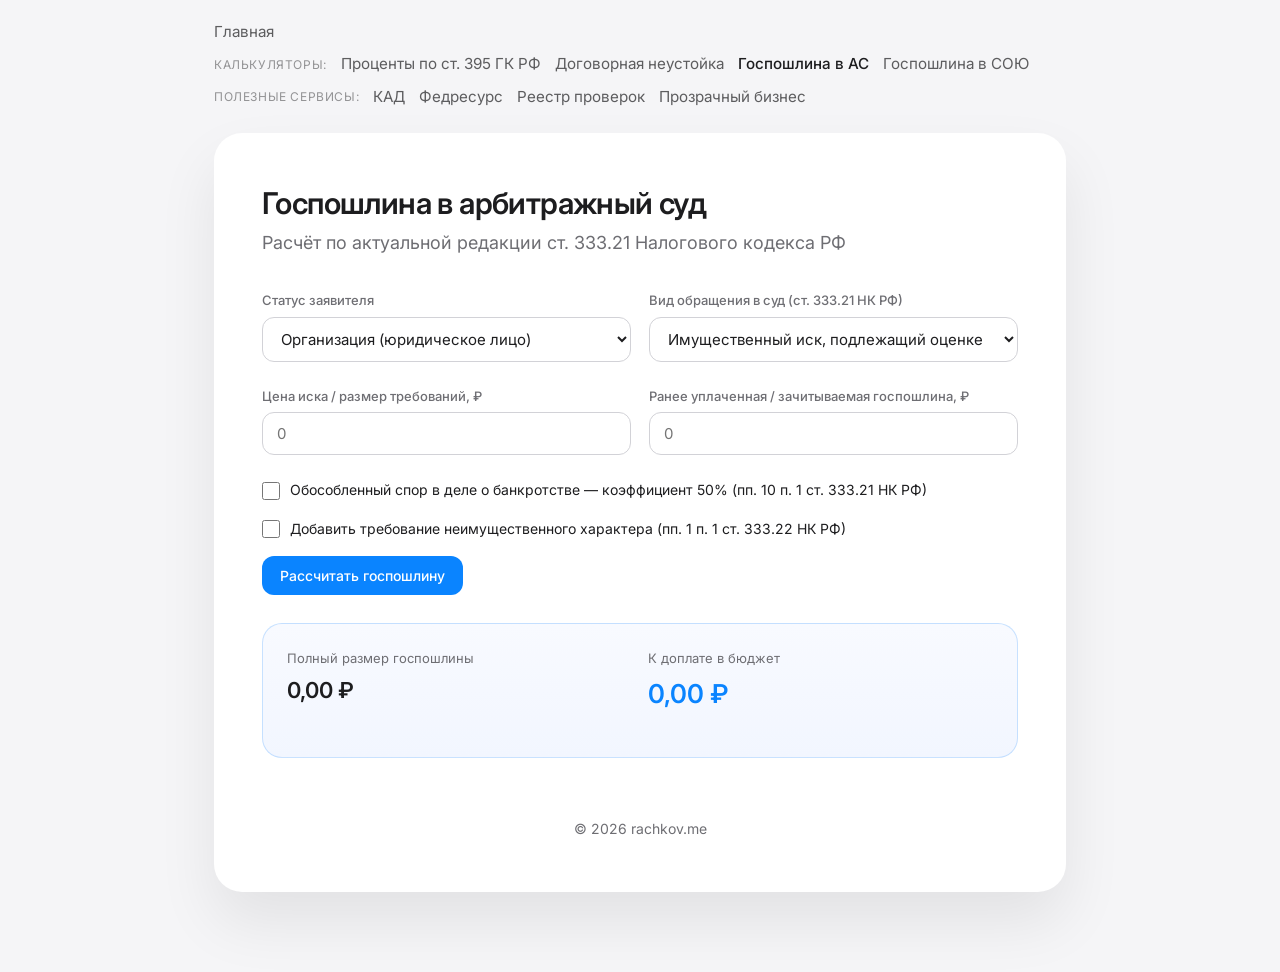
<file: duty.html>
<!DOCTYPE html>
<html lang="ru">
<head>
<meta charset="UTF-8" />
<meta name="viewport" content="width=device-width, initial-scale=1.0" />
<title>Калькулятор госпошлины в арбитражный суд — Михаил Рачков</title>
<link rel="icon" type="image/png" href="favicon.png?v=2">
<link rel="apple-touch-icon" sizes="180x180" href="apple-touch-icon.png?v=2">
<meta name="apple-mobile-web-app-title" content="Рачков">
<link href="https://fonts.googleapis.com/css2?family=Inter:wght@300;400;500;600&display=swap" rel="stylesheet">
<link rel="stylesheet" href="style.css">
</head>
<body>
<div class="topbar">
  <nav class="nav-grouped">
  <div class="nav-row">
    <a href="index.html">Главная</a>
  </div>
  <div class="nav-row">
    <span class="nav-label">Калькуляторы:</span>
    <a href="395.html">Проценты по ст. 395 ГК РФ</a>
    <a href="penalty.html">Договорная неустойка</a>
    <a href="duty.html" class="active">Госпошлина в АС</a>
    <a href="duty-sou.html">Госпошлина в СОЮ</a>
  </div>
    <div class="nav-row">
    <span class="nav-label">Полезные сервисы:</span>
    <a href="https://kad.arbitr.ru/" target="_blank" rel="noopener noreferrer">КАД</a>
    <a href="https://fedresurs.ru/" target="_blank" rel="noopener noreferrer">Федресурс</a>
    <a href="https://proverki.gov.ru/portal" target="_blank" rel="noopener noreferrer">Реестр проверок</a>
    <a href="https://pb.nalog.ru/" target="_blank" rel="noopener noreferrer">Прозрачный бизнес</a>
  </div>
</nav>
</div>

<div class="container">
  <div class="card">
    <div class="calc-header">
      <h1>Госпошлина в арбитражный суд</h1>
      <div class="subtitle">Расчёт по актуальной редакции ст. 333.21 Налогового кодекса РФ</div>
    </div>

    <div class="form-grid">
      <div class="field">
        <label for="payerType">Статус заявителя</label>
        <select id="payerType" onchange="calculateDuty()">
          <option value="org" selected>Организация (юридическое лицо)</option>
          <option value="ind">Индивидуальный предприниматель / физлицо</option>
        </select>
      </div>

      <div class="field">
        <label for="claimType">Вид обращения в суд (ст. 333.21 НК РФ)</label>
        <select id="claimType" onchange="toggleClaimFields(); calculateDuty();">
          <option value="property" selected>Имущественный иск, подлежащий оценке</option>
          <option value="order">Заявление о выдаче судебного приказа</option>
          <option value="contract">Споры по договорам, признание сделок недействительными</option>
          <option value="non_norm">Оспаривание ненормативных актов, решений/действий госорганов</option>
          <option value="norm">Оспаривание нормативных правовых актов</option>
          <option value="non_prop">Иные требования неимущественного характера</option>
          <option value="bankruptcy">Заявление о признании должника банкротом</option>
          <option value="interim">Заявление об обеспечении иска / замене / отмене</option>
          <option value="arbitral">Выдача ИЛ на решение третейского суда / признание иностр. решения</option>
          <option value="appeal">Апелляционная жалоба</option>
          <option value="cassation">Кассационная жалоба</option>
          <option value="supreme">Надзорная жалоба / кассация в Верховный Суд РФ</option>
        </select>
      </div>
    </div>

    <div class="form-grid">
      <div class="field" id="priceField">
        <label for="claimPrice">Цена иска / размер требований, ₽</label>
        <input type="number" id="claimPrice" step="0.01" min="0" placeholder="0" oninput="calculateDuty()">
      </div>

      <div class="field">
        <label for="paidBefore">Ранее уплаченная / зачитываемая госпошлина, ₽</label>
        <input type="number" id="paidBefore" step="0.01" min="0" placeholder="0" oninput="calculateDuty()">
      </div>
    </div>

    <label class="checkbox-row" id="bankruptcySeparateWrap">
      <input type="checkbox" id="bankruptcySeparate" onchange="calculateDuty()">
      <span>Обособленный спор в деле о банкротстве — коэффициент 50% (пп. 10 п. 1 ст. 333.21 НК РФ)</span>
    </label>

    <label class="checkbox-row" id="addNonPropWrap">
      <input type="checkbox" id="addNonProp" onchange="calculateDuty()">
      <span>Добавить требование неимущественного характера (пп. 1 п. 1 ст. 333.22 НК РФ)</span>
    </label>

    <div style="display:flex; gap:12px; flex-wrap:wrap; margin-top: 8px;">
      <button type="button" class="btn btn-primary" onclick="calculateDuty()">Рассчитать госпошлину</button>
      <button type="button" class="btn btn-secondary" id="copyBtn" onclick="copyReport()" style="display:none;">Скопировать таблицу для иска</button>
    </div>

    <div class="result-card">
      <div class="result-grid">
        <div class="result-item">
          <span>Полный размер госпошлины</span>
          <strong id="resBaseDuty">0,00 ₽</strong>
        </div>
        <div class="result-item highlight">
          <span>К доплате в бюджет</span>
          <strong id="resPayableDuty">0,00 ₽</strong>
        </div>
      </div>
      <div class="note-box" id="resExplanation" style="display:none;"></div>
    </div>

    <footer>© <span id="year"></span> rachkov.me</footer>
  </div>
</div>

<script src="rates.js"></script>
<script>
document.getElementById("year").textContent = new Date().getFullYear();
let lastReportText = "";
let lastReportHtml = "";

function toggleClaimFields() {
  const type = document.getElementById("claimType").value;
  const needsPrice = (type === "property" || type === "order");
  document.getElementById("priceField").style.display = needsPrice ? "flex" : "none";
  document.getElementById("addNonPropWrap").style.display = (type === "property") ? "flex" : "none";
  document.getElementById("bankruptcySeparateWrap").style.display =
    (type === "property" || type === "contract" || type === "non_prop") ? "flex" : "none";
}

function calcPropertyScale(price) {
  if (price <= 0) return { duty: 0, text: "" };
  if (price <= 100000) {
    return {
      duty: 10000,
      text: "При цене иска до 100 000 руб. — фиксированная пошлина 10 000 руб."
    };
  }
  if (price <= 1000000) {
    const over = price - 100000;
    const duty = Math.round(10000 + over * 0.05);
    return {
      duty,
      text: `10 000 руб. + 5% от суммы свыше 100 000 руб. (${formatMoney(over)} × 5% = ${formatMoney(over * 0.05)} руб.)`
    };
  }
  if (price <= 10000000) {
    const over = price - 1000000;
    const duty = Math.round(55000 + over * 0.03);
    return {
      duty,
      text: `55 000 руб. + 3% от суммы свыше 1 000 000 руб. (${formatMoney(over)} × 3% = ${formatMoney(over * 0.03)} руб.)`
    };
  }
  if (price <= 50000000) {
    const over = price - 10000000;
    const duty = Math.round(325000 + over * 0.01);
    return {
      duty,
      text: `325 000 руб. + 1% от суммы свыше 10 000 000 руб. (${formatMoney(over)} × 1% = ${formatMoney(over * 0.01)} руб.)`
    };
  }
  const over = price - 50000000;
  const raw = Math.round(725000 + over * 0.005);
  const duty = Math.min(10000000, raw);
  return {
    duty,
    text: raw > 10000000
      ? "725 000 руб. + 0,5% от суммы свыше 50 000 000 руб., но не более предельного размера 10 000 000 руб."
      : `725 000 руб. + 0,5% от суммы свыше 50 000 000 руб. (${formatMoney(over)} × 0,5% = ${formatMoney(over * 0.005)} руб.)`
  };
}

function calculateDuty() {
  const payerSelect = document.getElementById("payerType");
  const claimSelect = document.getElementById("claimType");
  const payer = payerSelect.value;
  const payerLabel = payerSelect.options[payerSelect.selectedIndex].text;
  const type = claimSelect.value;
  const claimLabel = claimSelect.options[claimSelect.selectedIndex].text;
  const price = parseFloat(document.getElementById("claimPrice").value) || 0;
  const paidBefore = parseFloat(document.getElementById("paidBefore").value) || 0;
  const isBankruptcySep = document.getElementById("bankruptcySeparate").checked;
  const addNonProp = document.getElementById("addNonProp").checked;
  const needsPrice = (type === "property" || type === "order");

  const expBox = document.getElementById("resExplanation");
  const copyBtn = document.getElementById("copyBtn");

  if (needsPrice && price <= 0 && !addNonProp) {
    document.getElementById("resBaseDuty").textContent = "0,00 ₽";
    document.getElementById("resPayableDuty").textContent = "0,00 ₽";
    expBox.style.display = "none";
    expBox.innerHTML = "";
    copyBtn.style.display = "none";
    return;
  }

  let duty = 0;
  let explanation = [];
  let normRef = "";

  if (type === "property") {
    normRef = "пп. 1 п. 1 ст. 333.21 НК РФ";
    if (price > 0) {
      const res = calcPropertyScale(price);
      duty = res.duty;
      explanation.push(`Имущественное требование (цена иска ${formatMoney(price)} руб., ${normRef}): ${res.text}`);
    }

    if (addNonProp) {
      const nonPropFee = payer === "org" ? 50000 : 15000;
      duty += nonPropFee;
      explanation.push(`Дополнительное неимущественное требование (пп. 6 п. 1 ст. 333.21, пп. 1 п. 1 ст. 333.22 НК РФ): +${formatMoney(nonPropFee)} руб.`);
    }
  } else if (type === "order") {
    normRef = "пп. 2 п. 1 ст. 333.21 НК РФ";
    const res = calcPropertyScale(price);
    duty = Math.round(res.duty * 0.5);
    explanation.push(`Заявление о выдаче судебного приказа (${normRef}): 50% от пошлины по имущественному иску (${formatMoney(res.duty)} × 50% = ${formatMoney(duty)} руб.).`);
  } else if (type === "contract") {
    normRef = "пп. 3 п. 1 ст. 333.21 НК РФ";
    duty = payer === "org" ? 50000 : 15000;
    explanation.push(`Споры о заключении, изменении, расторжении договоров или признании сделок недействительными (${normRef}): ${formatMoney(duty)} руб.`);
  } else if (type === "non_norm") {
    normRef = "пп. 5 п. 1 ст. 333.21 НК РФ";
    duty = payer === "org" ? 50000 : 10000;
    explanation.push(`Оспаривание ненормативных правовых актов, решений и действий (бездействия) госорганов (${normRef}): ${formatMoney(duty)} руб.`);
  } else if (type === "norm") {
    normRef = "пп. 4 п. 1 ст. 333.21 НК РФ";
    duty = payer === "org" ? 50000 : 10000;
    explanation.push(`Оспаривание нормативных правовых актов (${normRef}): ${formatMoney(duty)} руб.`);
  } else if (type === "non_prop") {
    normRef = "пп. 6 п. 1 ст. 333.21 НК РФ";
    duty = payer === "org" ? 50000 : 15000;
    explanation.push(`Иные исковые заявления неимущественного характера (${normRef}): ${formatMoney(duty)} руб.`);
  } else if (type === "bankruptcy") {
    normRef = "пп. 8 п. 1 ст. 333.21 НК РФ";
    duty = payer === "org" ? 100000 : 10000;
    explanation.push(`Заявление о признании должника банкротом (${normRef}): ${formatMoney(duty)} руб. (При подаче заявления самим должником пошлина не уплачивается — пп. 5 п. 1 ст. 333.37 НК РФ).`);
  } else if (type === "interim") {
    normRef = "пп. 13 п. 1 ст. 333.21 НК РФ";
    duty = 30000;
    explanation.push(`Заявление об обеспечении иска, замене или отмене обеспечительных мер (${normRef}): 30 000,00 руб.`);
  } else if (type === "arbitral") {
    normRef = "пп. 11, 12 п. 1 ст. 333.21 НК РФ";
    duty = 30000;
    explanation.push(`Выдача исполнительного листа на принудительное исполнение решения третейского суда или признание и приведение в исполнение решения иностранного суда (${normRef}): 30 000,00 руб.`);
  } else if (type === "appeal") {
    normRef = "пп. 19 п. 1 ст. 333.21 НК РФ";
    duty = payer === "org" ? 30000 : 10000;
    explanation.push(`Апелляционная жалоба (${normRef}): ${formatMoney(duty)} руб.`);
  } else if (type === "cassation") {
    normRef = "пп. 20 п. 1 ст. 333.21 НК РФ";
    duty = payer === "org" ? 50000 : 20000;
    explanation.push(`Кассационная жалоба (${normRef}): ${formatMoney(duty)} руб.`);
  } else if (type === "supreme") {
    normRef = "пп. 21 п. 1 ст. 333.21 НК РФ";
    duty = payer === "org" ? 80000 : 30000;
    explanation.push(`Надзорная жалоба или кассационная жалоба в Верховный Суд РФ (${normRef}): ${formatMoney(duty)} руб.`);
  }

  if ((type === "property" || type === "contract" || type === "non_prop") && isBankruptcySep) {
    duty = Math.round(duty * 0.5);
    explanation.push(`Применён коэффициент 50% для обособленного спора в деле о банкротстве (пп. 10 п. 1 ст. 333.21 НК РФ).`);
  }

  const payable = Math.max(0, duty - paidBefore);
  if (paidBefore > 0) {
    explanation.push(`С учётом зачёта ранее уплаченной госпошлины (${formatMoney(paidBefore)} руб.) к доплате подлежит ${formatMoney(payable)} руб.`);
  }

  document.getElementById("resBaseDuty").textContent = `${formatMoney(duty)} ₽`;
  document.getElementById("resPayableDuty").textContent = `${formatMoney(payable)} ₽`;
  expBox.innerHTML = explanation.join("<br>");
  expBox.style.display = "block";
  copyBtn.style.display = "inline-flex";

  lastReportText = [
    `РАСЧЁТ ГОСУДАРСТВЕННОЙ ПОШЛИНЫ В АРБИТРАЖНЫЙ СУД (СТ. 333.21 НК РФ)`,
    `Статус заявителя: ${payerLabel}`,
    `Вид обращения: ${claimLabel} (${normRef})`,
    needsPrice ? `Цена иска / размер требований: ${formatMoney(price)} руб.` : "",
    ``,
    ...explanation,
    ``,
    `Итого размер госпошлины: ${formatMoney(duty)} руб.`,
    paidBefore > 0 ? `Ранее уплачено / зачитывается: ${formatMoney(paidBefore)} руб.` : "",
    `К доплате в бюджет: ${formatMoney(payable)} руб.`
  ].filter(Boolean).join("\n");

  const tableRows = [
    `<tr>
      <td style="border:1px solid #000; padding:4px 6px; font-weight:bold;">Статус заявителя</td>
      <td style="border:1px solid #000; padding:4px 6px;">${payerLabel}</td>
    </tr>`,
    `<tr>
      <td style="border:1px solid #000; padding:4px 6px; font-weight:bold;">Вид обращения</td>
      <td style="border:1px solid #000; padding:4px 6px;">${claimLabel} (${normRef})</td>
    </tr>`,
    needsPrice ? `<tr>
      <td style="border:1px solid #000; padding:4px 6px; font-weight:bold;">Цена иска / размер требований</td>
      <td style="border:1px solid #000; padding:4px 6px;">${formatMoney(price)} руб.</td>
    </tr>` : "",
    `<tr>
      <td style="border:1px solid #000; padding:4px 6px; font-weight:bold;">Расчёт и обоснование</td>
      <td style="border:1px solid #000; padding:4px 6px;">${explanation.join("<br>")}</td>
    </tr>`,
    `<tr>
      <td style="border:1px solid #000; padding:4px 6px; font-weight:bold;">Полный размер госпошлины</td>
      <td style="border:1px solid #000; padding:4px 6px;"><strong>${formatMoney(duty)} руб.</strong></td>
    </tr>`,
    paidBefore > 0 ? `<tr>
      <td style="border:1px solid #000; padding:4px 6px; font-weight:bold;">Ранее уплачено / зачитывается</td>
      <td style="border:1px solid #000; padding:4px 6px;">${formatMoney(paidBefore)} руб.</td>
    </tr>` : "",
    `<tr style="background-color: #f2f2f2;">
      <td style="border:1px solid #000; padding:4px 6px; font-weight:bold;">К доплате в бюджет</td>
      <td style="border:1px solid #000; padding:4px 6px;"><strong>${formatMoney(payable)} руб.</strong></td>
    </tr>`
  ].filter(Boolean).join("");

  lastReportHtml = `
    <div style="font-family: 'Times New Roman', serif; font-size: 11pt; color: #000; width: 16.5cm;">
      <p style="font-weight: bold; margin-bottom: 8px;">РАСЧЁТ ГОСУДАРСТВЕННОЙ ПОШЛИНЫ В АРБИТРАЖНЫЙ СУД (СТ. 333.21 НК РФ)</p>
      <table style="border-collapse: collapse; width: 16.5cm; table-layout: fixed; font-size: 10pt;">
        <colgroup>
          <col style="width: 34%;">
          <col style="width: 66%;">
        </colgroup>
        <tbody>
          ${tableRows}
        </tbody>
      </table>
    </div>
  `;
}

async function copyReport() {
  const btn = document.getElementById("copyBtn");
  const orig = btn.textContent;

  try {
    if (window.ClipboardItem) {
      const htmlBlob = new Blob([lastReportHtml], { type: "text/html" });
      const textBlob = new Blob([lastReportText], { type: "text/plain" });
      await navigator.clipboard.write([
        new ClipboardItem({
          "text/html": htmlBlob,
          "text/plain": textBlob
        })
      ]);
    } else {
      await navigator.clipboard.writeText(lastReportText);
    }
    btn.textContent = "Таблица скопирована!";
    setTimeout(() => (btn.textContent = orig), 2000);
  } catch (e) {
    await navigator.clipboard.writeText(lastReportText);
    btn.textContent = "Скопировано!";
    setTimeout(() => (btn.textContent = orig), 2000);
  }
}

toggleClaimFields();
calculateDuty();
</script>
</body>
</html>
</file>
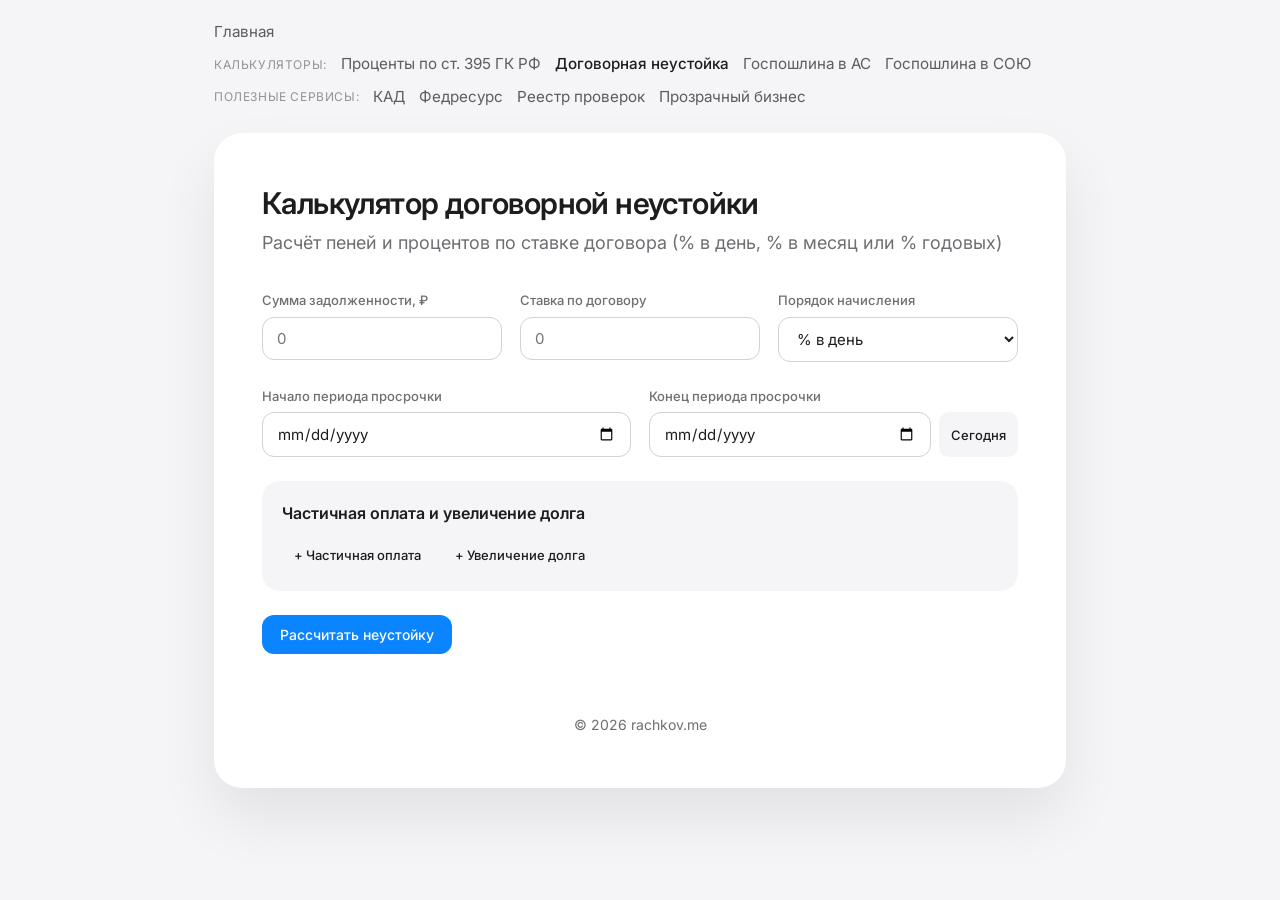
<file: penalty.html>
<!DOCTYPE html>
<html lang="ru">
<head>
<meta charset="UTF-8" />
<meta name="viewport" content="width=device-width, initial-scale=1.0" />
<title>Калькулятор договорной неустойки — Михаил Рачков</title>
<link rel="icon" type="image/png" href="favicon.png?v=2">
<link rel="apple-touch-icon" sizes="180x180" href="apple-touch-icon.png?v=2">
<meta name="apple-mobile-web-app-title" content="Рачков">
<link href="https://fonts.googleapis.com/css2?family=Inter:wght@300;400;500;600&display=swap" rel="stylesheet">
<link rel="stylesheet" href="style.css">
</head>
<body>
<div class="topbar">
  <nav class="nav-grouped">
  <div class="nav-row">
    <a href="index.html">Главная</a>
  </div>
  <div class="nav-row">
    <span class="nav-label">Калькуляторы:</span>
    <a href="395.html">Проценты по ст. 395 ГК РФ</a>
    <a href="penalty.html" class="active">Договорная неустойка</a>
    <a href="duty.html">Госпошлина в АС</a>
    <a href="duty-sou.html">Госпошлина в СОЮ</a>
  </div>
    <div class="nav-row">
    <span class="nav-label">Полезные сервисы:</span>
    <a href="https://kad.arbitr.ru/" target="_blank" rel="noopener noreferrer">КАД</a>
    <a href="https://fedresurs.ru/" target="_blank" rel="noopener noreferrer">Федресурс</a>
    <a href="https://proverki.gov.ru/portal" target="_blank" rel="noopener noreferrer">Реестр проверок</a>
    <a href="https://pb.nalog.ru/" target="_blank" rel="noopener noreferrer">Прозрачный бизнес</a>
  </div>
</nav>
</div>

<div class="container">
  <div class="card">
    <div class="calc-header">
      <h1>Калькулятор договорной неустойки</h1>
      <div class="subtitle">Расчёт пеней и процентов по ставке договора (% в день, % в месяц или % годовых)</div>
    </div>

    <div class="form-grid">
      <div class="field">
        <label for="debt">Сумма задолженности, ₽</label>
        <input type="number" id="debt" step="0.01" min="0" placeholder="0">
      </div>
      <div class="field">
        <label for="rate">Ставка по договору</label>
        <input type="number" id="rate" step="0.001" min="0" placeholder="0">
      </div>
      <div class="field">
        <label for="rateUnit">Порядок начисления</label>
        <select id="rateUnit">
          <option value="day" selected>% в день</option>
          <option value="year">% годовых (365/366 дн.)</option>
          <option value="month">% в месяц (1/30 в день)</option>
        </select>
      </div>
    </div>

    <div class="form-grid">
      <div class="field">
        <label for="startDate">Начало периода просрочки</label>
        <input type="date" id="startDate">
      </div>
      <div class="field">
        <label for="endDate">Конец периода просрочки</label>
        <div class="input-with-btn">
          <input type="date" id="endDate">
          <button type="button" class="btn btn-secondary btn-sm" id="todayBtn">Сегодня</button>
        </div>
      </div>
    </div>

    <div class="events-box">
      <h3>Частичная оплата и увеличение долга</h3>
      <div id="eventsList"></div>
      <div class="events-actions">
        <button type="button" class="btn btn-secondary btn-sm" onclick="addEventRow('payment')">+ Частичная оплата</button>
        <button type="button" class="btn btn-secondary btn-sm" onclick="addEventRow('increase')">+ Увеличение долга</button>
      </div>
    </div>

    <div style="display:flex; gap:12px; flex-wrap:wrap;">
      <button type="button" class="btn btn-primary" onclick="calculatePenalty()">Рассчитать неустойку</button>
      <button type="button" class="btn btn-secondary" id="copyBtn" onclick="copyReport()" style="display:none;">Скопировать таблицу для иска</button>
    </div>

    <div id="resultBlock" style="display:none;">
      <div class="result-card">
        <div class="result-grid">
          <div class="result-item">
            <span>Остаток основного долга</span>
            <strong id="resRemainDebt">0,00 ₽</strong>
          </div>
          <div class="result-item">
            <span>Всего дней просрочки</span>
            <strong id="resTotalDays">0</strong>
          </div>
          <div class="result-item highlight">
            <span>Сумма неустойки</span>
            <strong id="resTotalPenalty">0,00 ₽</strong>
          </div>
        </div>
        <div style="font-size:14px; color:var(--sub);">
          Общая сумма взыскания (долг + неустойка): <strong id="resGrandTotal" style="color:var(--text);">0,00 ₽</strong>
        </div>
      </div>

      <div class="table-wrap">
        <table>
          <thead>
            <tr>
              <th>Задолженность, ₽</th>
              <th>Период просрочки</th>
              <th class="num">Дней</th>
              <th>Формула расчёта</th>
              <th class="num">Неустойка, ₽</th>
            </tr>
          </thead>
          <tbody id="breakdownBody"></tbody>
        </table>
      </div>
    </div>

    <footer>© <span id="year"></span> rachkov.me</footer>
  </div>
</div>

<script src="rates.js"></script>
<script>
document.getElementById("year").textContent = new Date().getFullYear();
document.getElementById("todayBtn").onclick = () => {
  document.getElementById("endDate").value = todayISO();
  if (
    document.getElementById("startDate").value &&
    document.getElementById("debt").value &&
    document.getElementById("rate").value
  ) {
    calculatePenalty();
  }
};

let lastReportText = "";
let lastReportHtml = "";

function addEventRow(type) {
  const container = document.getElementById("eventsList");
  const row = document.createElement("div");
  row.className = "event-row";
  row.innerHTML = `
    <select class="ev-type">
      <option value="payment" ${type === "payment" ? "selected" : ""}>Частичная оплата</option>
      <option value="increase" ${type === "increase" ? "selected" : ""}>Увеличение долга</option>
    </select>
    <input type="date" class="ev-date">
    <input type="number" class="ev-amount" step="0.01" min="0" placeholder="0">
    <button type="button" class="btn-icon-del" title="Удалить" onclick="this.parentElement.remove()">×</button>
  `;
  container.appendChild(row);
}

function calculatePenalty() {
  const initialDebt = parseFloat(document.getElementById("debt").value) || 0;
  const rate = parseFloat(document.getElementById("rate").value) || 0;
  const unit = document.getElementById("rateUnit").value;
  const startStr = document.getElementById("startDate").value;
  const endStr = document.getElementById("endDate").value;

  if (!initialDebt || initialDebt <= 0) {
    alert("Укажите сумму задолженности.");
    return;
  }

  if (!rate || rate <= 0) {
    alert("Укажите размер ставки неустойки по договору.");
    return;
  }

  if (!startStr || !endStr) {
    alert("Укажите даты начала и окончания периода просрочки.");
    return;
  }

  if (startStr > endStr) {
    alert("Проверьте даты: дата начала просрочки не может быть позже даты окончания.");
    return;
  }

  const events = [];
  document.querySelectorAll(".event-row").forEach(row => {
    const type = row.querySelector(".ev-type").value;
    const date = row.querySelector(".ev-date").value;
    const amount = parseFloat(row.querySelector(".ev-amount").value) || 0;
    if (date && amount > 0) {
      events.push({ type, date, amount });
    }
  });

  const boundaries = new Set([startStr, addDays(endStr, 1)]);

  if (unit === "year") {
    const startYear = Number(startStr.slice(0, 4));
    const endYear = Number(endStr.slice(0, 4));
    for (let y = startYear + 1; y <= endYear; y++) {
      boundaries.add(`${y}-01-01`);
    }
  }

  for (const ev of events) {
    const effDate = ev.type === "payment" ? addDays(ev.date, 1) : ev.date;
    if (effDate > startStr && effDate <= endStr) {
      boundaries.add(effDate);
    }
  }

  const sortedPoints = Array.from(boundaries).sort();
  const tbody = document.getElementById("breakdownBody");
  tbody.innerHTML = "";

  let totalPenalty = 0;
  let totalDays = 0;
  let reportLines = [];
  let htmlRows = [];

  const unitLabel = unit === "day" ? "% в день" : unit === "month" ? "% в месяц" : "% годовых";
  const rateDisplay = String(rate).replace(".", ",");

  for (let i = 0; i < sortedPoints.length - 1; i++) {
    const segStart = sortedPoints[i];
    const segEnd = addDays(sortedPoints[i + 1], -1);
    if (segStart > segEnd) continue;

    let currentDebt = initialDebt;
    for (const ev of events) {
      const effDate = ev.type === "payment" ? addDays(ev.date, 1) : ev.date;
      if (effDate <= segStart) {
        if (ev.type === "payment") currentDebt = Math.max(0, currentDebt - ev.amount);
        if (ev.type === "increase") currentDebt += ev.amount;
      }
    }

    const days = diffDaysInclusive(segStart, segEnd);
    const year = Number(segStart.slice(0, 4));
    const diy = daysInYear(year);

    let penalty = 0;
    let formulaStr = "";

    if (unit === "day") {
      penalty = (currentDebt * days * rate) / 100;
      formulaStr = `${formatMoney(currentDebt)} × ${days} дн. × ${rateDisplay}%`;
    } else if (unit === "month") {
      penalty = (currentDebt * days * rate) / (30 * 100);
      formulaStr = `${formatMoney(currentDebt)} × ${days} / 30 × ${rateDisplay}%`;
    } else {
      penalty = (currentDebt * days * rate) / (diy * 100);
      formulaStr = `${formatMoney(currentDebt)} × ${days} / ${diy} × ${rateDisplay}%`;
    }

    totalPenalty += penalty;
    totalDays += days;

    const tr = document.createElement("tr");
    tr.innerHTML = `
      <td class="num">${formatMoney(currentDebt)}</td>
      <td>${formatRU(segStart)} – ${formatRU(segEnd)}</td>
      <td class="num">${days}</td>
      <td>${formulaStr}</td>
      <td class="num"><strong>${formatMoney(penalty)}</strong></td>
    `;
    tbody.appendChild(tr);

    reportLines.push(
      `${formatMoney(currentDebt)}\t${formatRU(segStart)} – ${formatRU(segEnd)}\t${days}\t${formulaStr}\t${formatMoney(penalty)}`
    );

    htmlRows.push(`
      <tr>
        <td style="border:1px solid #000; padding:4px 5px; text-align:right; word-wrap:break-word;">${formatMoney(currentDebt)}</td>
        <td style="border:1px solid #000; padding:4px 5px; text-align:center; white-space:nowrap;">${formatRU(segStart)} – ${formatRU(segEnd)}</td>
        <td style="border:1px solid #000; padding:4px 5px; text-align:right;">${days}</td>
        <td style="border:1px solid #000; padding:4px 5px; word-wrap:break-word;">${formulaStr}</td>
        <td style="border:1px solid #000; padding:4px 5px; text-align:right; word-wrap:break-word;"><strong>${formatMoney(penalty)}</strong></td>
      </tr>
    `);
  }

  let finalDebt = initialDebt;
  for (const ev of events) {
    if (ev.date <= endStr) {
      if (ev.type === "payment") finalDebt = Math.max(0, finalDebt - ev.amount);
      if (ev.type === "increase") finalDebt += ev.amount;
    }
  }

  document.getElementById("resRemainDebt").textContent = `${formatMoney(finalDebt)} ₽`;
  document.getElementById("resTotalDays").textContent = `${totalDays} дн.`;
  document.getElementById("resTotalPenalty").textContent = `${formatMoney(totalPenalty)} ₽`;
  document.getElementById("resGrandTotal").textContent = `${formatMoney(finalDebt + totalPenalty)} ₽`;

  document.getElementById("resultBlock").style.display = "block";
  document.getElementById("copyBtn").style.display = "inline-flex";

  lastReportText = [
    `РАСЧЁТ ДОГОВОРНОЙ НЕУСТОЙКИ`,
    `Ставка по договору: ${rateDisplay} ${unitLabel}`,
    `Период просрочки: с ${formatRU(startStr)} по ${formatRU(endStr)} (${totalDays} дн.)`,
    ``,
    `Задолженность, ₽\tПериод просрочки\tДней\tФормула расчёта\tНеустойка, ₽`,
    ...reportLines,
    ``,
    `Итого сумма неустойки: ${formatMoney(totalPenalty)} руб.`,
    `Остаток основного долга: ${formatMoney(finalDebt)} руб.`,
    `Общая сумма задолженности: ${formatMoney(finalDebt + totalPenalty)} руб.`
  ].join("\n");

  lastReportHtml = `
    <div style="font-family: 'Times New Roman', serif; font-size: 11pt; color: #000; width: 16.5cm;">
      <p style="font-weight: bold; margin-bottom: 4px;">РАСЧЁТ ДОГОВОРНОЙ НЕУСТОЙКИ</p>
      <p style="margin-top: 0; margin-bottom: 8px;">Ставка по договору: ${rateDisplay} ${unitLabel}. Период просрочки: с ${formatRU(startStr)} по ${formatRU(endStr)} (${totalDays} дн.)</p>
      <table style="border-collapse: collapse; width: 16.5cm; table-layout: fixed; font-size: 9.5pt;">
        <colgroup>
          <col style="width: 18%;">
          <col style="width: 24%;">
          <col style="width: 9%;">
          <col style="width: 31%;">
          <col style="width: 18%;">
        </colgroup>
        <thead>
          <tr style="background-color: #f2f2f2;">
            <th style="border:1px solid #000; padding:4px 5px;">Задолженность, ₽</th>
            <th style="border:1px solid #000; padding:4px 5px;">Период просрочки</th>
            <th style="border:1px solid #000; padding:4px 5px;">Дней</th>
            <th style="border:1px solid #000; padding:4px 5px;">Формула расчёта</th>
            <th style="border:1px solid #000; padding:4px 5px;">Неустойка, ₽</th>
          </tr>
        </thead>
        <tbody>
          ${htmlRows.join("")}
          <tr>
            <td colspan="2" style="border:1px solid #000; padding:4px 5px; font-weight:bold;">Итого:</td>
            <td style="border:1px solid #000; padding:4px 5px; text-align:right; font-weight:bold;">${totalDays}</td>
            <td style="border:1px solid #000; padding:4px 5px;"></td>
            <td style="border:1px solid #000; padding:4px 5px; text-align:right; font-weight:bold;">${formatMoney(totalPenalty)}</td>
          </tr>
        </tbody>
      </table>
      <p style="margin-top: 8px; font-size: 11pt;">
        <strong>Итого сумма неустойки:</strong> ${formatMoney(totalPenalty)} руб.<br>
        <strong>Остаток основного долга:</strong> ${formatMoney(finalDebt)} руб.<br>
        <strong>Общая сумма задолженности:</strong> ${formatMoney(finalDebt + totalPenalty)} руб.
      </p>
    </div>
  `;
}

async function copyReport() {
  const btn = document.getElementById("copyBtn");
  const orig = btn.textContent;

  try {
    if (window.ClipboardItem) {
      const htmlBlob = new Blob([lastReportHtml], { type: "text/html" });
      const textBlob = new Blob([lastReportText], { type: "text/plain" });
      await navigator.clipboard.write([
        new ClipboardItem({
          "text/html": htmlBlob,
          "text/plain": textBlob
        })
      ]);
    } else {
      await navigator.clipboard.writeText(lastReportText);
    }
    btn.textContent = "Таблица скопирована!";
    setTimeout(() => (btn.textContent = orig), 2000);
  } catch (e) {
    await navigator.clipboard.writeText(lastReportText);
    btn.textContent = "Скопировано!";
    setTimeout(() => (btn.textContent = orig), 2000);
  }
}
</script>
</body>
</html>
</file>
<file: style.css>
:root {
  --text: #1d1d1f;
  --sub: #6e6e73;
  --accent: #0a84ff;
  --accent-hover: #0071e3;
  --bg: #f5f5f7;
  --card: #ffffff;
  --border: #d2d2d7;
  --row-alt: #fafafa;
  --danger: #ff3b30;
  --success: #34c759;
}

* {
  box-sizing: border-box;
  margin: 0;
  padding: 0;
}

body {
  font-family: "Inter", system-ui, -apple-system, Segoe UI, Roboto, Arial, sans-serif;
  background: var(--bg);
  color: var(--text);
  line-height: 1.6;
  -webkit-font-smoothing: antialiased;
}

/* Верхняя навигация */
.topbar {
  max-width: 900px;
  margin: 0 auto;
  padding: 20px 24px 0;
  display: flex;
  align-items: center;
  justify-content: space-between;
  gap: 16px;
  flex-wrap: wrap;
}

.nav-links {
  display: flex;
  align-items: center;
  gap: 6px;
  flex-wrap: wrap;
  background: rgba(255, 255, 255, 0.75);
  backdrop-filter: blur(12px);
  padding: 5px;
  border-radius: 14px;
  box-shadow: 0 2px 10px rgba(0, 0, 0, 0.04);
}

.nav-links a {
  text-decoration: none;
  color: var(--sub);
  font-size: 14px;
  font-weight: 500;
  padding: 6px 13px;
  border-radius: 10px;
  transition: all 0.2s ease;
}

.nav-links a:hover {
  color: var(--text);
  background: rgba(0, 0, 0, 0.04);
}

.nav-links a.active {
  background: var(--card);
  color: var(--text);
  font-weight: 600;
  box-shadow: 0 2px 6px rgba(0, 0, 0, 0.08);
}

.lang {
  font-size: 14px;
  color: var(--sub);
  margin-left: auto;
}

.lang button {
  background: none;
  border: none;
  color: var(--sub);
  cursor: pointer;
  padding: 4px 6px;
  font-size: 14px;
  font-family: inherit;
}

.lang button.active {
  color: var(--text);
  font-weight: 600;
}

/* Основной контейнер и карточка */
.container {
  max-width: 900px;
  margin: 0 auto;
  padding: 24px 24px 80px;
}

.card {
  background: var(--card);
  border-radius: 28px;
  padding: 52px 48px;
  box-shadow: 0 30px 60px rgba(0, 0, 0, 0.08);
}

header {
  text-align: center;
  margin-bottom: 50px;
}

.avatar {
  width: 160px;
  height: 160px;
  border-radius: 50%;
  object-fit: cover;
  margin-bottom: 24px;
  box-shadow: 0 10px 25px rgba(0, 0, 0, 0.15);
}

h1 {
  font-weight: 600;
  font-size: 38px;
  letter-spacing: -0.02em;
  line-height: 1.2;
}

.subtitle {
  margin-top: 8px;
  font-size: 18px;
  color: var(--sub);
}

.email {
  display: inline-block;
  margin-top: 10px;
  color: var(--accent);
  text-decoration: none;
  font-weight: 500;
}

section {
  margin-top: 48px;
}

h2 {
  font-size: 22px;
  font-weight: 600;
  margin-bottom: 16px;
  letter-spacing: -0.01em;
}

h3 {
  font-size: 16px;
  font-weight: 600;
  margin-bottom: 12px;
  color: var(--text);
}

p {
  margin-bottom: 14px;
  color: var(--sub);
}

ul {
  padding-left: 18px;
  color: var(--sub);
}

li {
  margin-bottom: 8px;
  color: var(--sub);
}

[data-lang] {
  display: none;
}

/* Формы и калькуляторы */
.calc-header {
  text-align: left;
  margin-bottom: 32px;
}

.calc-header h1 {
  font-size: 30px;
}

.form-grid {
  display: grid;
  grid-template-columns: repeat(auto-fit, minmax(220px, 1fr));
  gap: 18px;
  margin-bottom: 24px;
}

.field {
  display: flex;
  flex-direction: column;
  gap: 6px;
}

.field label {
  font-size: 13px;
  font-weight: 500;
  color: var(--sub);
}

input[type="text"],
input[type="number"],
input[type="date"],
select {
  width: 100%;
  padding: 11px 14px;
  border: 1px solid var(--border);
  border-radius: 12px;
  font-size: 15px;
  font-family: inherit;
  color: var(--text);
  background: #fff;
  transition: border-color 0.2s, box-shadow 0.2s;
}

input:focus,
select:focus {
  outline: none;
  border-color: var(--accent);
  box-shadow: 0 0 0 3px rgba(10, 132, 255, 0.15);
}

.input-with-btn {
  display: flex;
  gap: 8px;
}

.btn {
  display: inline-flex;
  align-items: center;
  justify-content: center;
  gap: 6px;
  padding: 11px 18px;
  border-radius: 12px;
  font-size: 14px;
  font-weight: 500;
  font-family: inherit;
  cursor: pointer;
  border: none;
  transition: all 0.2s;
}

.btn-primary {
  background: var(--accent);
  color: #fff;
}

.btn-primary:hover {
  background: var(--accent-hover);
}

.btn-secondary {
  background: var(--bg);
  color: var(--text);
}

.btn-secondary:hover {
  background: #e8e8ed;
}

.btn-sm {
  padding: 8px 12px;
  font-size: 13px;
  border-radius: 10px;
}

.btn-icon-del {
  background: none;
  border: none;
  color: var(--sub);
  cursor: pointer;
  font-size: 18px;
  padding: 6px 10px;
  border-radius: 8px;
}

.btn-icon-del:hover {
  color: var(--danger);
  background: rgba(255, 59, 48, 0.08);
}

/* Блок движений долга */
.events-box {
  background: var(--bg);
  border-radius: 18px;
  padding: 20px;
  margin-bottom: 24px;
}

.events-actions {
  display: flex;
  gap: 10px;
  flex-wrap: wrap;
}

.event-row {
  display: grid;
  grid-template-columns: 165px 150px 1fr auto;
  gap: 10px;
  align-items: center;
  margin-bottom: 10px;
  background: #fff;
  padding: 10px;
  border-radius: 12px;
  border: 1px solid rgba(0, 0, 0, 0.05);
}

.checkbox-row {
  display: flex;
  align-items: center;
  gap: 10px;
  margin-bottom: 16px;
  font-size: 14px;
  color: var(--text);
  cursor: pointer;
}

.checkbox-row input[type="checkbox"] {
  width: 18px;
  height: 18px;
  accent-color: var(--accent);
  cursor: pointer;
}

/* Блок итогов */
.result-card {
  background: linear-gradient(180deg, #f8faff 0%, #f2f6ff 100%);
  border: 1px solid rgba(10, 132, 255, 0.2);
  border-radius: 20px;
  padding: 24px;
  margin-top: 28px;
}

.result-grid {
  display: grid;
  grid-template-columns: repeat(auto-fit, minmax(180px, 1fr));
  gap: 16px;
  margin-bottom: 18px;
}

.result-item span {
  display: block;
  font-size: 13px;
  color: var(--sub);
  margin-bottom: 4px;
}

.result-item strong {
  font-size: 22px;
  font-weight: 600;
  color: var(--text);
}

.result-item.highlight strong {
  color: var(--accent);
  font-size: 26px;
}

/* Таблица расчёта */
.table-wrap {
  overflow-x: auto;
  margin-top: 24px;
  border: 1px solid var(--border);
  border-radius: 14px;
}

table {
  width: 100%;
  border-collapse: collapse;
  font-size: 13.5px;
  text-align: left;
}

th {
  background: var(--bg);
  color: var(--sub);
  font-weight: 600;
  padding: 12px 14px;
  border-bottom: 1px solid var(--border);
  white-space: nowrap;
}

td {
  padding: 11px 14px;
  border-bottom: 1px solid #ececef;
  color: var(--text);
  vertical-align: top;
}

tr:last-child td {
  border-bottom: none;
}

tr:nth-child(even) td {
  background: var(--row-alt);
}

.num {
  text-align: right;
  font-variant-numeric: tabular-nums;
  white-space: nowrap;
}

.note-box {
  margin-top: 16px;
  padding: 14px 16px;
  background: var(--bg);
  border-radius: 12px;
  font-size: 13.5px;
  color: var(--sub);
}

footer {
  margin-top: 60px;
  text-align: center;
  font-size: 14px;
  color: var(--sub);
}

@media (max-width: 680px) {
  .card {
    padding: 32px 20px;
    border-radius: 22px;
  }
  .event-row {
    grid-template-columns: 1fr;
  }
  h1 {
    font-size: 30px;
  }
}
/* Двухстрочное меню */
.topbar {
  align-items: flex-start;
}

.nav-grouped {
  display: flex;
  flex-direction: column;
  gap: 8px;
}

.nav-row {
  display: flex;
  flex-wrap: wrap;
  align-items: center;
  gap: 6px 14px;
}

.nav-row a {
  text-decoration: none;
  color: inherit;
  opacity: 0.7;
  font-size: 0.95rem;
  transition: opacity 0.2s;
}

.nav-row a:hover,
.nav-row a.active {
  opacity: 1;
  font-weight: 500;
}

.nav-label {
  font-size: 0.75rem;
  text-transform: uppercase;
  letter-spacing: 0.05em;
  opacity: 0.45;
  user-select: none;
}
/* Выравнивание RU | EN наверху на всех экранах до 960px */
@media (max-width: 960px) {
  .topbar {
    position: relative !important;
  }

  .lang-switch,
  .lang,
  .language-switch {
    position: absolute !important;
    top: 24px !important;
    right: 0 !important;
  }
}

/* Ссылки столбиком только в портретном (узком) режиме */
@media (max-width: 640px) {
  .nav-row:not(:first-child) {
    flex-direction: column !important;
    align-items: flex-start !important;
    gap: 8px !important;
  }

  .nav-row:not(:first-child) a {
    padding-left: 10px !important;
  }
}
/* Выравнивание текста по ширине в карточке */
.card section p,
.card section li {
  text-align: justify;
}
</file>
